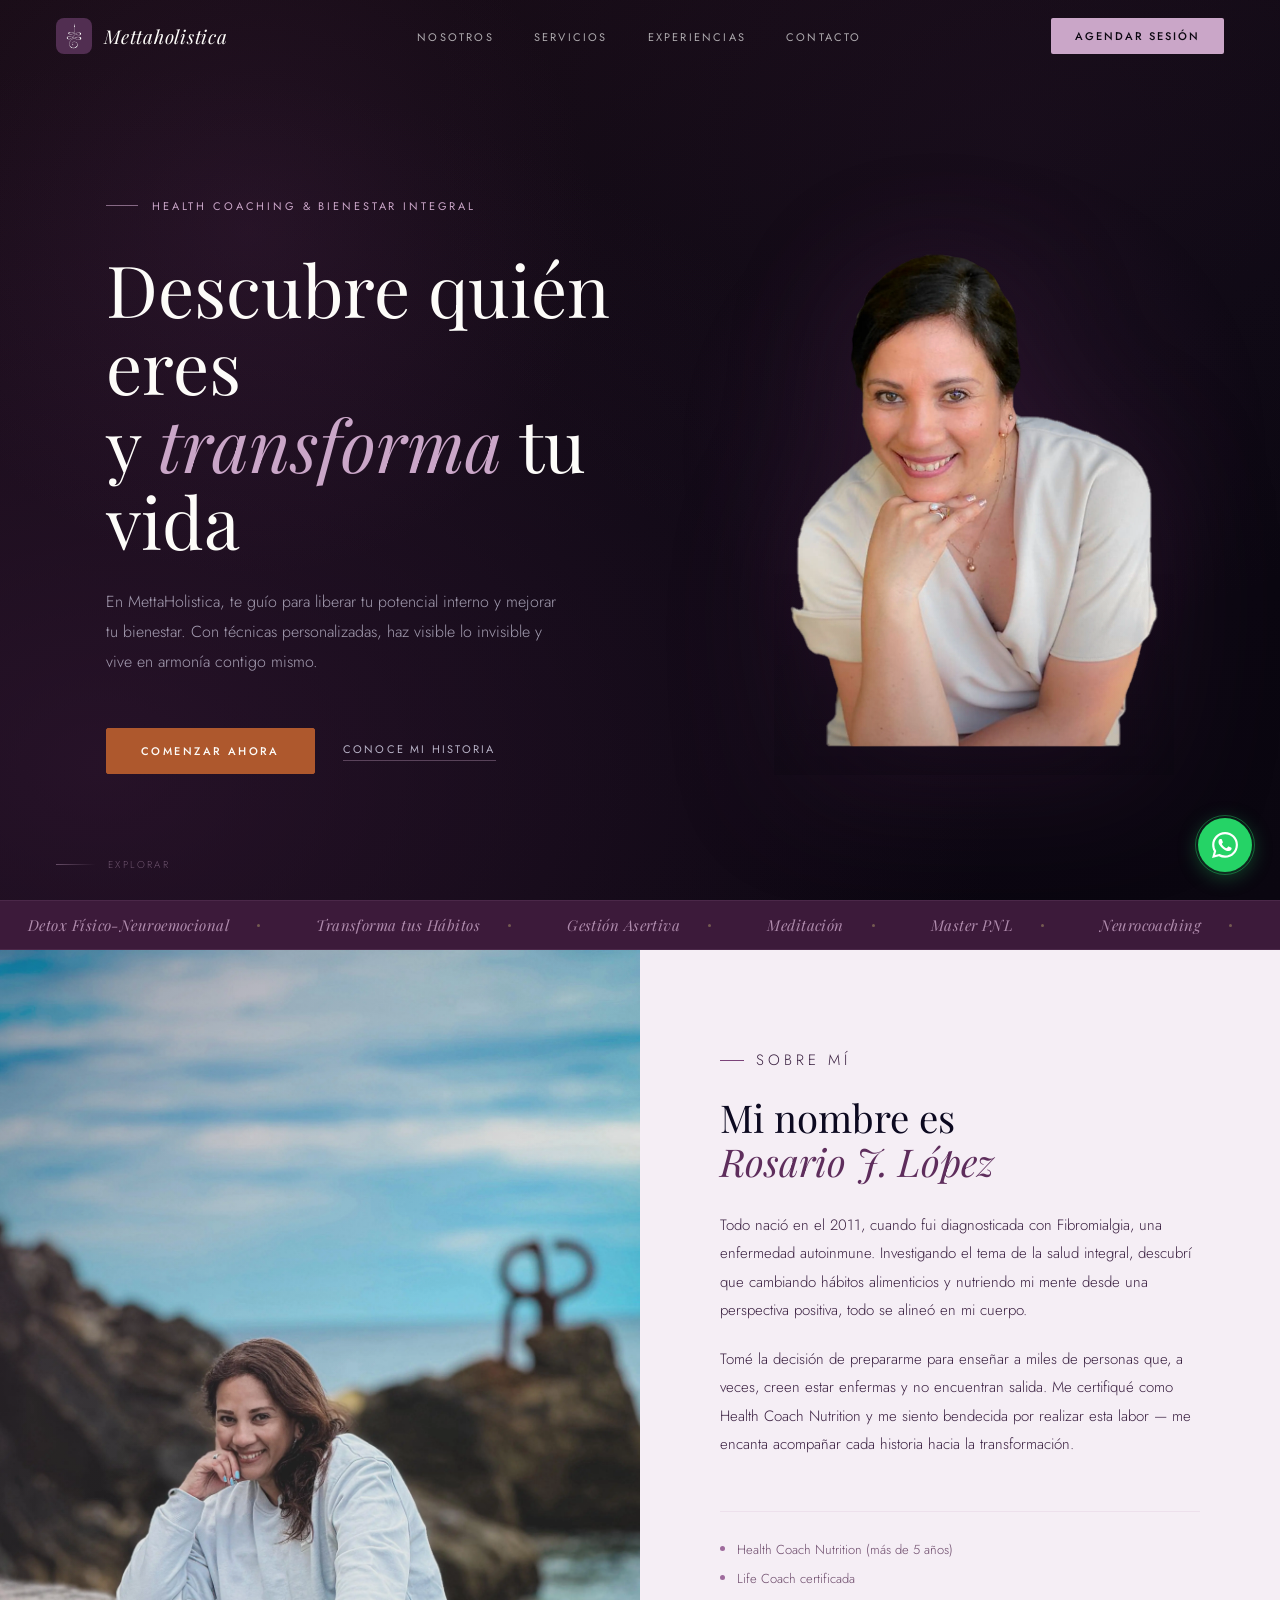
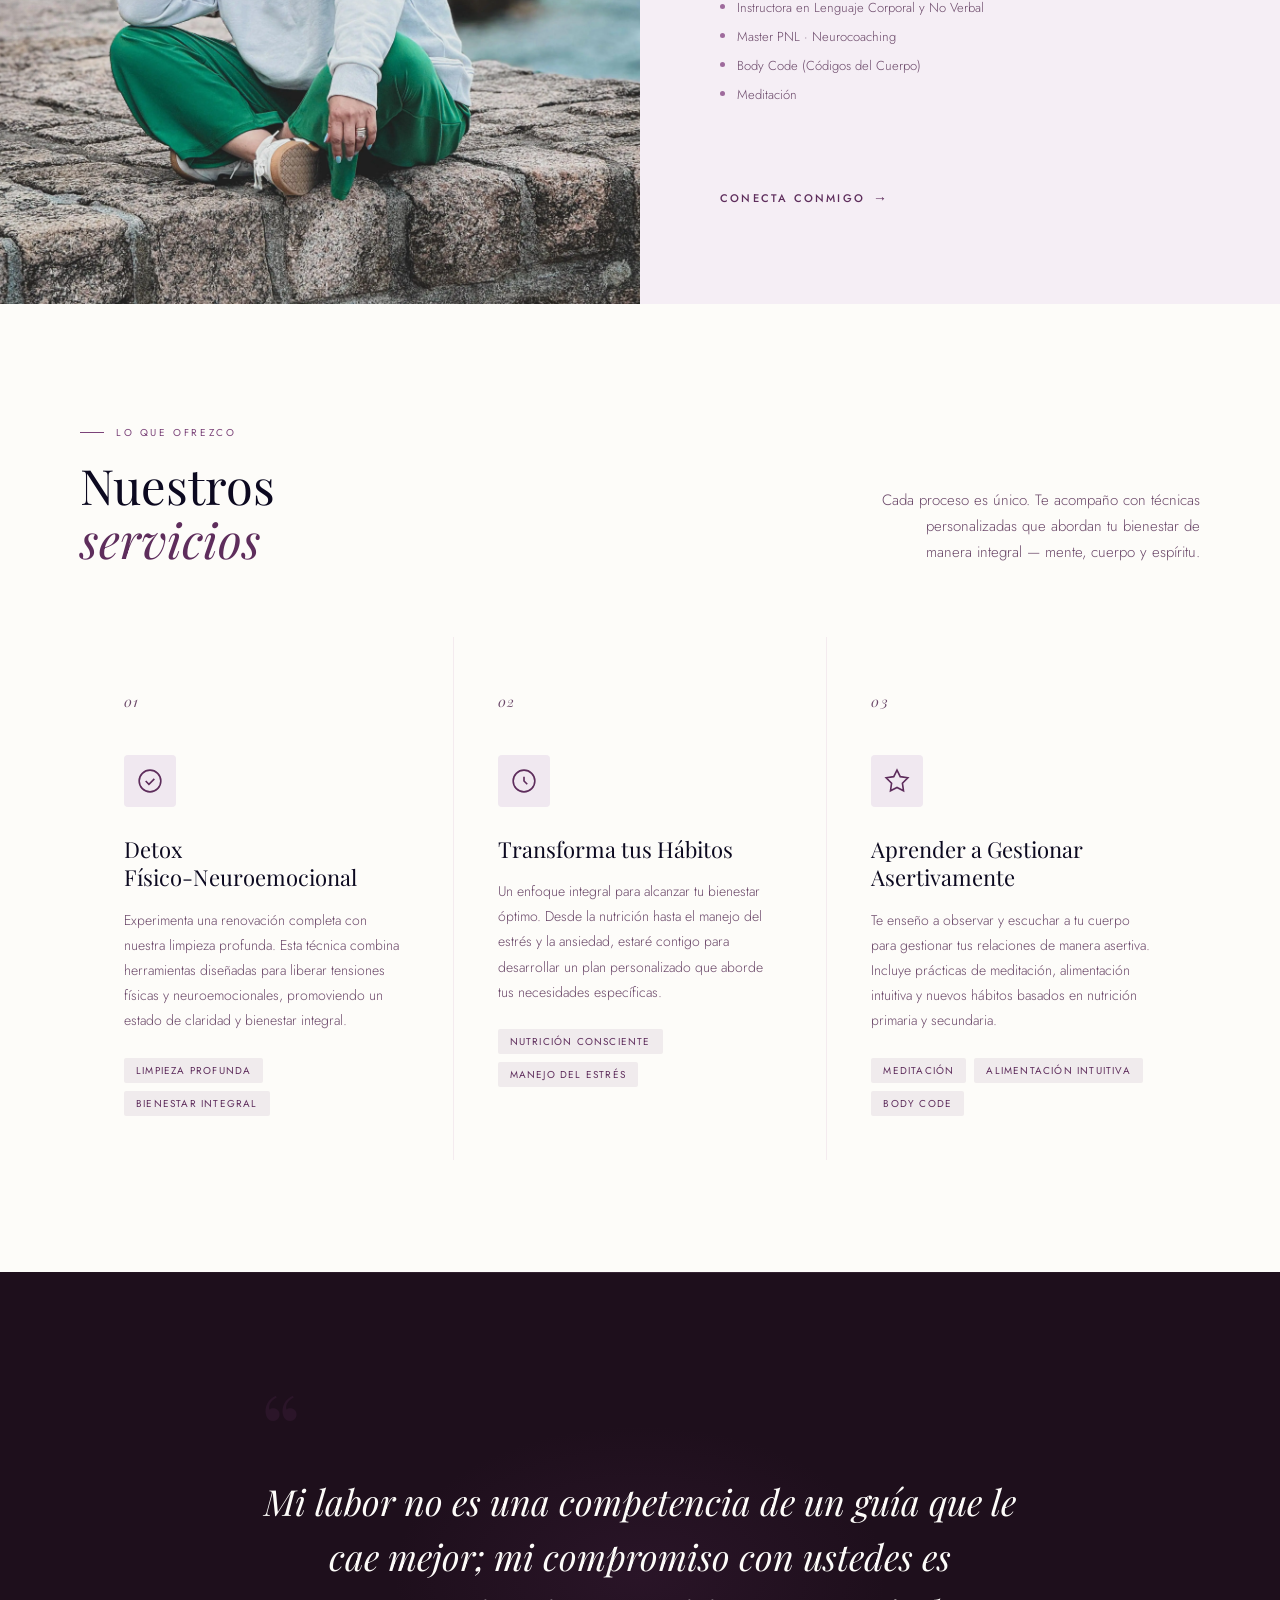
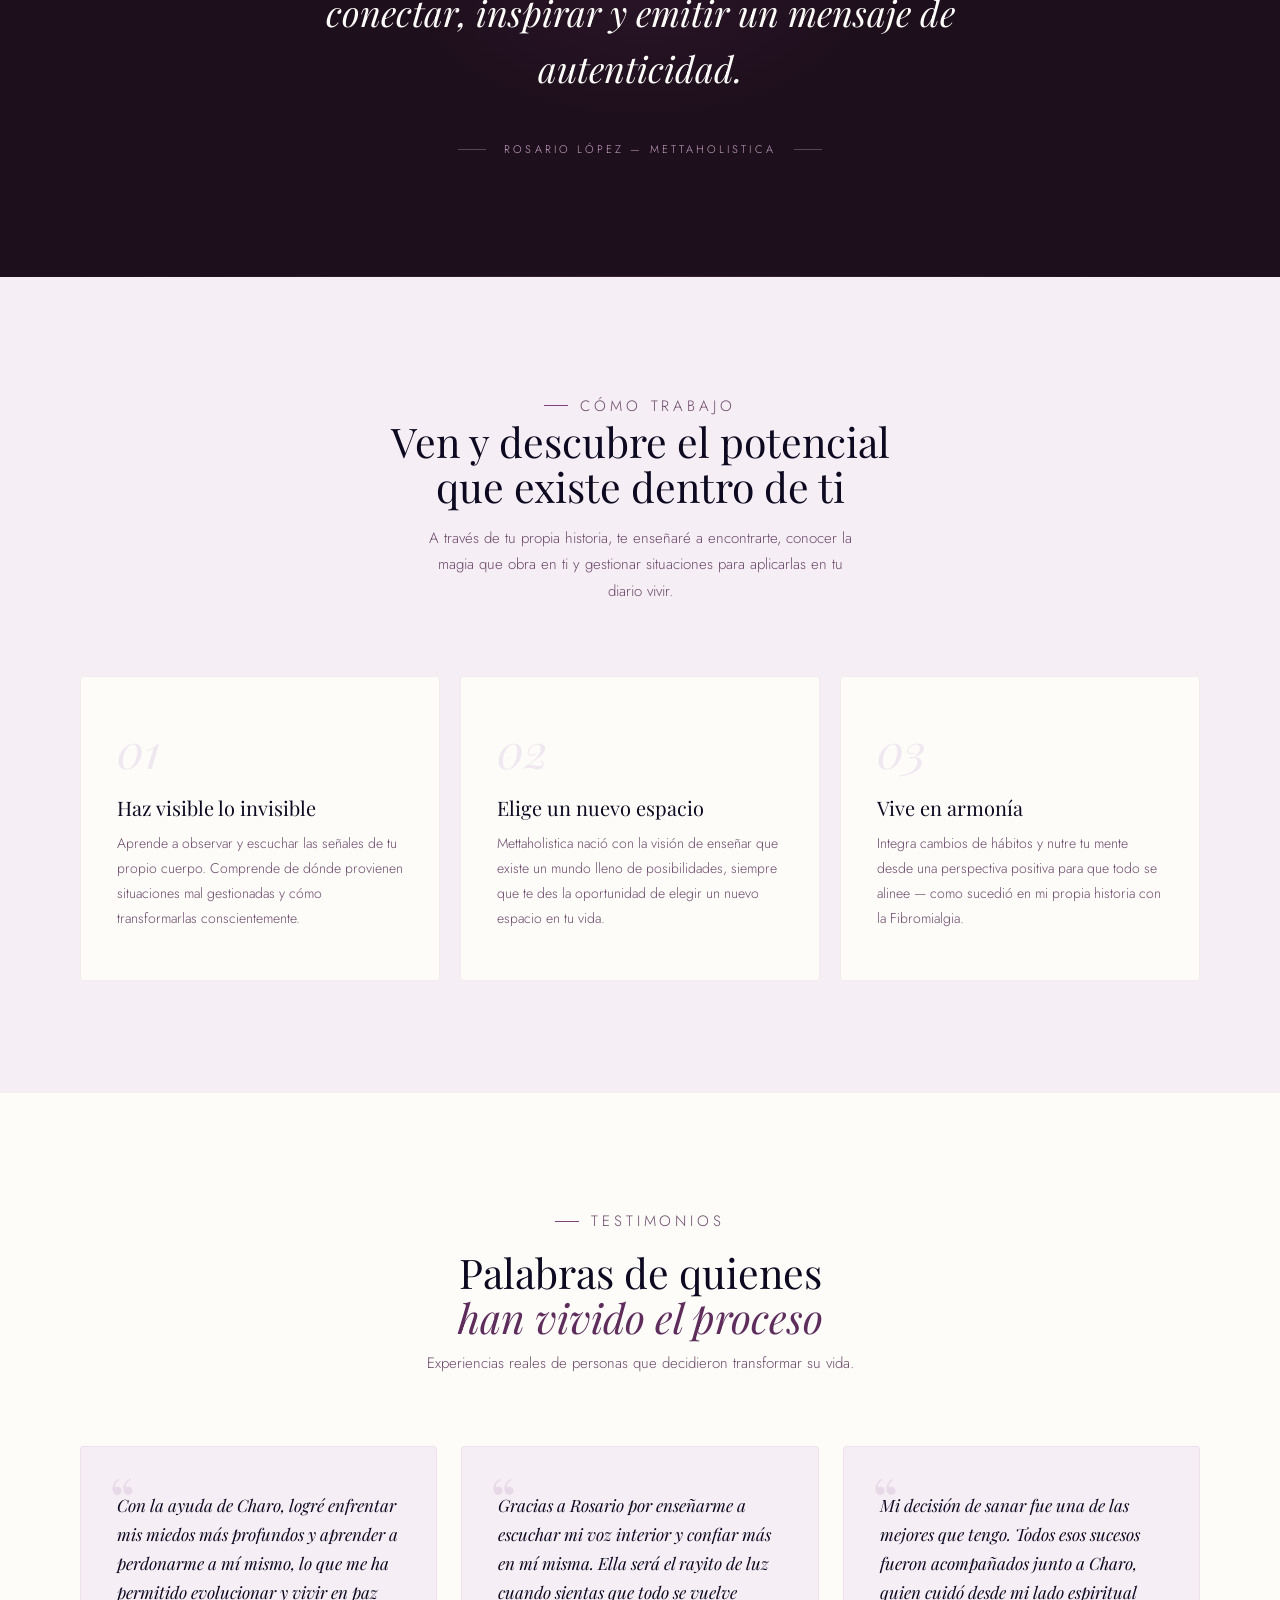
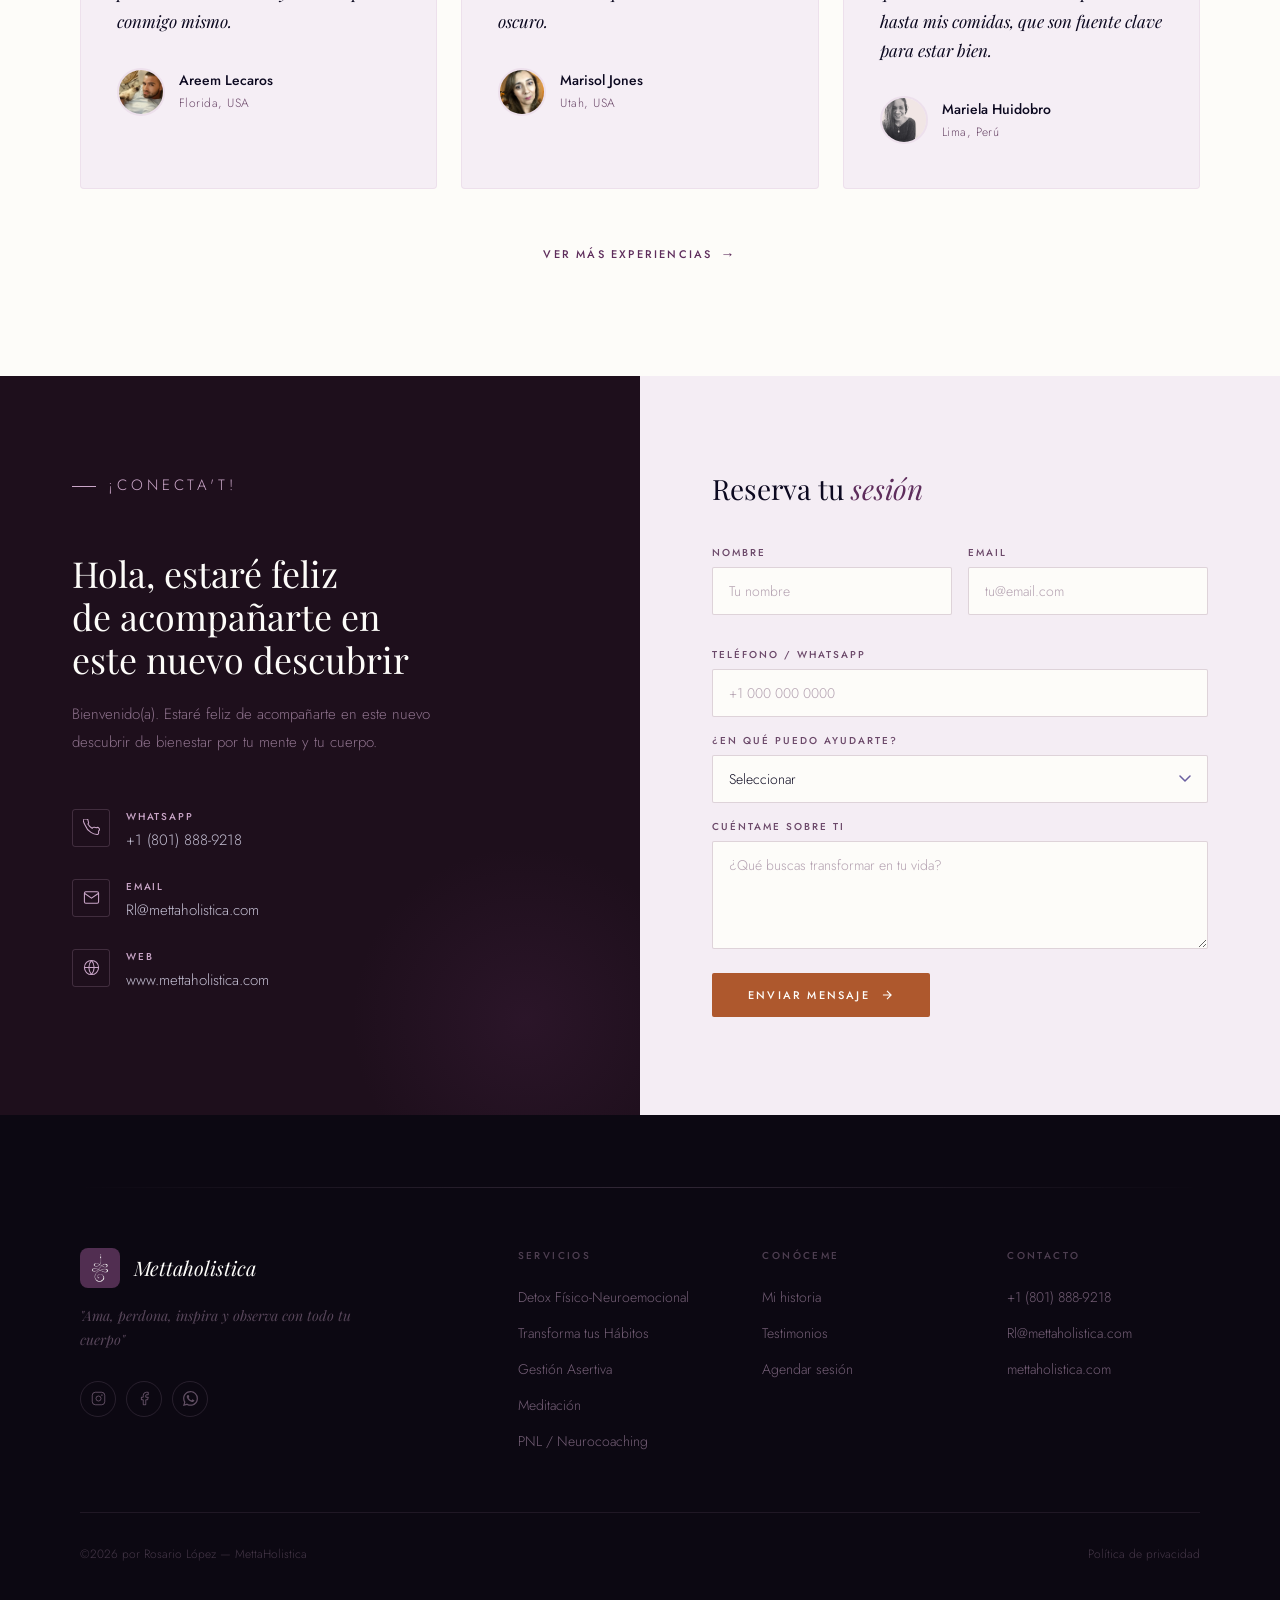
<file: index.html>
﻿<!DOCTYPE html>
<html lang="es">
<head>
  <meta charset="UTF-8">
  <meta name="viewport" content="width=device-width, initial-scale=1.0">
  <title>MettaHolistica — Descubre quién eres y transforma tu vida</title>
  <meta name="description" content="MettaHolistica con Rosario López. Libera tu potencial, transforma tus hábitos y vive en armonía. Health Coaching, Detox neuroemocional y más.">
  <meta name="robots" content="index, follow">
  <link rel="canonical" href="https://www.mettaholistica.com/">

  <meta property="og:title" content="MettaHolistica — Descubre quién eres y transforma tu vida">
  <meta property="og:description" content="Con Rosario López, Health Coach certificada. Sesiones online de bienestar integral: Detox neuroemocional, PNL, Neurocoaching y más. Da el primer paso hoy.">
  <meta property="og:type" content="website">
  <meta property="og:url" content="https://www.mettaholistica.com/">
  <meta property="og:site_name" content="MettaHolistica">
  <meta property="og:image" content="https://www.mettaholistica.com/Images/og_cover.png">
  <meta property="og:locale" content="es_ES">

  <meta name="twitter:card" content="summary_large_image">
  <meta name="twitter:title" content="MettaHolistica — Descubre quién eres y transforma tu vida">
  <meta name="twitter:description" content="Con Rosario López, Health Coach certificada. Sesiones online de bienestar integral: Detox neuroemocional, PNL, Neurocoaching y más. Da el primer paso hoy.">
  <meta name="twitter:image" content="https://www.mettaholistica.com/Images/og_cover.png">

  <link rel="icon" type="image/x-icon" href="Images/favicon/favicon.ico">
  <link rel="icon" type="image/png" sizes="32x32" href="Images/favicon/favicon-32x32.png">
  <link rel="icon" type="image/png" sizes="16x16" href="Images/favicon/favicon-16x16.png">
  <link rel="apple-touch-icon" sizes="180x180" href="Images/favicon/apple-touch-icon.png">
  <link rel="manifest" href="Images/favicon/site.webmanifest">

  <link rel="preconnect" href="https://fonts.googleapis.com">
  <link rel="preconnect" href="https://fonts.gstatic.com" crossorigin>
  <link href="https://fonts.googleapis.com/css2?family=Playfair+Display:ital,wght@0,400;0,500;1,400;1,500&family=Jost:wght@300;400;500;600&display=swap" rel="stylesheet">

  <link rel="stylesheet" href="assets/css/styles.css">

</head>
<body>

<div id="bar"></div>

<!-- Mobile nav overlay -->
<nav class="mob-nav" id="mobNav" aria-hidden="true" role="navigation">
  <a href="#nosotros"     onclick="closeMob()">Nosotros</a>
  <a href="#servicios"    onclick="closeMob()">Servicios</a>
  <a href="#experiencias" onclick="closeMob()">Experiencias</a>
  <a href="#contacto"     onclick="closeMob()">Contacto</a>
  <a href="#contacto"     onclick="closeMob()" style="color:var(--lavender)">Agendar sesión →</a>
</nav>

<!-- Main nav -->
<nav class="nav" id="mainNav" role="navigation" aria-label="Navegación principal">
  <a href="#" class="nav-logo" aria-label="MettaHolistica — inicio">
    <img src="Images/FOTO.webp" alt="" aria-hidden="true">
    <em>Mettaholistica</em>
  </a>
  <ul class="nav-links" role="list">
    <li><a href="#nosotros">Nosotros</a></li>
    <li><a href="#servicios">Servicios</a></li>
    <li><a href="#experiencias">Experiencias</a></li>
    <li><a href="#contacto">Contacto</a></li>
  </ul>
  <a href="#contacto" class="nav-btn">Agendar sesión</a>
  <button class="nav-ham" id="ham" aria-label="Abrir menú" aria-expanded="false">
    <span></span><span></span><span></span>
  </button>
</nav>

<!-- ═══════════════════════════════════════
     HERO — composición corregida
     Fondo: gradiente puro + glow radial
     Portrait: cutout Sobremi.png sin competencia visual
═══════════════════════════════════════ -->
<section class="hero" aria-label="Inicio">
  <div class="hero-glow" aria-hidden="true"></div>

  <div class="hero-inner">
    <div class="hero-text">
      <span class="hero-eyebrow">Health Coaching &amp; Bienestar Integral</span>
      <h1>
        Descubre quién eres<br>y <em>transforma</em> tu vida
      </h1>
      <p class="hero-sub">
        En MettaHolistica, te guío para liberar tu potencial interno y mejorar tu bienestar. Con técnicas personalizadas, haz visible lo invisible y vive en armonía contigo mismo.
      </p>
      <div class="hero-actions">
        <a href="#contacto" class="btn-solid">Comenzar ahora</a>
        <a href="#nosotros" class="btn-outline">Conoce mi historia</a>
      </div>
    </div>

    <div class="hero-portrait" aria-hidden="true">
      <div class="hero-portrait-frame">
        <img
          src="Images/hero.webp"
          alt="Rosario J. López — MettaHolistica"
        >
      </div>
    </div>
  </div>

  <div class="hero-scroll" aria-hidden="true">
    <div class="hero-scroll-line"></div>
    Explorar
  </div>
</section>

<!-- ═══════════════════════════════════════
     MARQUEE
═══════════════════════════════════════ -->
<div class="marquee" aria-hidden="true">
  <div class="marquee-track">
    <div class="marquee-item"><span>Detox Físico-Neuroemocional</span><div class="msep"></div></div>
    <div class="marquee-item"><span>Transforma tus Hábitos</span><div class="msep"></div></div>
    <div class="marquee-item"><span>Gestión Asertiva</span><div class="msep"></div></div>
    <div class="marquee-item"><span>Meditación</span><div class="msep"></div></div>
    <div class="marquee-item"><span>Master PNL</span><div class="msep"></div></div>
    <div class="marquee-item"><span>Neurocoaching</span><div class="msep"></div></div>
    <div class="marquee-item"><span>Body Code</span><div class="msep"></div></div>
    <div class="marquee-item"><span>Alimentación Intuitiva</span><div class="msep"></div></div>
    <div class="marquee-item"><span>Detox Físico-Neuroemocional</span><div class="msep"></div></div>
    <div class="marquee-item"><span>Transforma tus Hábitos</span><div class="msep"></div></div>
    <div class="marquee-item"><span>Gestión Asertiva</span><div class="msep"></div></div>
    <div class="marquee-item"><span>Meditación</span><div class="msep"></div></div>
    <div class="marquee-item"><span>Master PNL</span><div class="msep"></div></div>
    <div class="marquee-item"><span>Neurocoaching</span><div class="msep"></div></div>
    <div class="marquee-item"><span>Body Code</span><div class="msep"></div></div>
    <div class="marquee-item"><span>Alimentación Intuitiva</span><div class="msep"></div></div>
  </div>
</div>

<!-- ═══════════════════════════════════════
     ABOUT — imagen corregida (d006db3a)
     Antes usaba Sobremi.png (repetida del hero)
═══════════════════════════════════════ -->
<section id="nosotros" class="about" aria-labelledby="about-h">
  <div class="about-img">
    <img
      src="Images/Inicio.webp"
      alt="Rosario J. López — Fundadora de MettaHolistica"
      loading="lazy"
    >
    <div class="about-img-overlay"></div>
  </div>

  <div class="about-body">
    <p class="eyebrow reveal">Sobre mí</p>
    <h2 id="about-h" class="reveal d1">
      Mi nombre es<br><em>Rosario J. López</em>
    </h2>
    <p class="reveal d2">
      Todo nació en el 2011, cuando fui diagnosticada con Fibromialgia, una enfermedad autoinmune. Investigando el tema de la salud integral, descubrí que cambiando hábitos alimenticios y nutriendo mi mente desde una perspectiva positiva, todo se alineó en mi cuerpo.
    </p>
    <p class="reveal d3">
      Tomé la decisión de prepararme para enseñar a miles de personas que, a veces, creen estar enfermas y no encuentran salida. Me certifiqué como Health Coach Nutrition y me siento bendecida por realizar esta labor — me encanta acompañar cada historia hacia la transformación.
    </p>

    <div class="about-certs reveal d3">
      <div class="cert-item"><div class="cert-dot"></div><span>Health Coach Nutrition (más de 5 años)</span></div>
      <div class="cert-item"><div class="cert-dot"></div><span>Life Coach certificada</span></div>
      <div class="cert-item"><div class="cert-dot"></div><span>Instructora en Lenguaje Corporal y No Verbal</span></div>
      <div class="cert-item"><div class="cert-dot"></div><span>Master PNL · Neurocoaching</span></div>
      <div class="cert-item"><div class="cert-dot"></div><span>Body Code (Códigos del Cuerpo)</span></div>
      <div class="cert-item"><div class="cert-dot"></div><span>Meditación</span></div>
    </div>

    <p class="signature reveal d4">Con amor y consciencia, Charo</p>
    <a href="#contacto" class="btn-text reveal d4">Conecta conmigo</a>
  </div>
</section>

<!-- ═══════════════════════════════════════
     METTA — ¿Qué es Mettaholística?
     [DESHABILITADO — reevaluar si incluir en flujo futuro]
═══════════════════════════════════════ -->
<!--
<section class="metta-meaning" aria-labelledby="metta-h">
  <div class="metta-inner">
    <p class="eyebrow light reveal">El nombre</p>
    <h2 id="metta-h" class="reveal d1">¿Qué es <em>Mettaholística</em>?</h2>
    <div class="metta-grid">
      <div class="metta-col reveal d2">
        <span class="metta-word">Metta</span>
        <p class="metta-origin">Palabra en Pali · lengua budista</p>
        <p>Significa amor compasivo, bondad, empatía y generosidad. Se enfoca en el amor incondicional hacia todos los seres, independientemente de su raza, religión, género o estatus social. Al cultivar Metta, desarrollamos emociones más sutiles que nos ofrecen un camino para reunir nuestra conciencia cotidiana y encontrar paz y armonía.</p>
      </div>
      <div class="metta-divider" aria-hidden="true"></div>
      <div class="metta-col reveal d3">
        <span class="metta-word">Holística</span>
        <p class="metta-origin">Del griego holos · totalidad</p>
        <p>Cada sistema es un todo compuesto por partes integradas. La visión holística implica que el todo es más importante y complejo que la suma de sus partes. Somos cuerpo, mente y alma, y no podemos sanar ni trascender sin cuidar cada aspecto de nuestro ser.</p>
      </div>
    </div>
  </div>
</section>
-->

<!-- ═══════════════════════════════════════
     SERVICES
═══════════════════════════════════════ -->
<section id="servicios" class="services" aria-labelledby="services-h">
  <div class="services-header reveal">
    <div>
      <p class="eyebrow">Lo que ofrezco</p>
      <h2 id="services-h">Nuestros<br><em>servicios</em></h2>
    </div>
    <p class="services-header-note">
      Cada proceso es único. Te acompaño con técnicas personalizadas que abordan tu bienestar de manera integral — mente, cuerpo y espíritu.
    </p>
  </div>

  <div class="services-grid">
    <div class="svc-card reveal d1">
      <p class="svc-num">01</p>
      <div class="svc-icon">
        <img
          src="https://static.wixstatic.com/media/21fd59_3e13f30a471b4ad98b2cb922a3bc8244~mv2.png/v1/fill/w_60,h_60,al_c,q_85,usm_0.66_1.00_0.01,enc_avif,quality_auto/desintoxicacion_edited_edited.png"
          alt="Ícono Detox Físico-Neuroemocional" loading="lazy"
          onerror="this.parentElement.innerHTML='<svg viewBox=\'0 0 24 24\' fill=\'none\' stroke=\'currentColor\' stroke-width=\'1.5\'><path d=\'M12 2a10 10 0 100 20A10 10 0 0012 2\'/><path d=\'M8 12l3 3 5-5\'/></svg>'; this.onerror=null;"
        >
      </div>
      <h3>Detox Físico&#8209;Neuroemocional</h3>
      <p>Experimenta una renovación completa con nuestra limpieza profunda. Esta técnica combina herramientas diseñadas para liberar tensiones físicas y neuroemocionales, promoviendo un estado de claridad y bienestar integral.</p>
      <div class="svc-tags">
        <span class="svc-tag">Limpieza profunda</span>
        <span class="svc-tag">Bienestar integral</span>
      </div>
    </div>

    <div class="svc-card reveal d2">
      <p class="svc-num">02</p>
      <div class="svc-icon">
        <img
          src="https://static.wixstatic.com/media/21fd59_f48055e7c13c470f9979b34f2a8173e8~mv2.png/v1/fill/w_60,h_60,al_c,q_85,usm_0.66_1.00_0.01,enc_avif,quality_auto/necesidades.png"
          alt="Ícono Transforma tus Hábitos" loading="lazy"
          onerror="this.parentElement.innerHTML='<svg viewBox=\'0 0 24 24\' fill=\'none\' stroke=\'currentColor\' stroke-width=\'1.5\'><circle cx=\'12\' cy=\'12\' r=\'10\'/><path d=\'M12 8v4l3 3\'/></svg>'; this.onerror=null;"
        >
      </div>
      <h3>Transforma tus Hábitos</h3>
      <p>Un enfoque integral para alcanzar tu bienestar óptimo. Desde la nutrición hasta el manejo del estrés y la ansiedad, estaré contigo para desarrollar un plan personalizado que aborde tus necesidades específicas.</p>
      <div class="svc-tags">
        <span class="svc-tag">Nutrición consciente</span>
        <span class="svc-tag">Manejo del estrés</span>
      </div>
    </div>

    <div class="svc-card reveal d3">
      <p class="svc-num">03</p>
      <div class="svc-icon">
        <img
          src="https://static.wixstatic.com/media/21fd59_96e14af366d94ed4bc9f6310d1000507~mv2.png/v1/fill/w_60,h_60,al_c,q_85,usm_0.66_1.00_0.01,enc_avif,quality_auto/project-management.png"
          alt="Ícono Gestión Asertiva" loading="lazy"
          onerror="this.parentElement.innerHTML='<svg viewBox=\'0 0 24 24\' fill=\'none\' stroke=\'currentColor\' stroke-width=\'1.5\'><path d=\'M12 2l3 6 7 1-5 5 1 7-6-3-6 3 1-7-5-5 7-1z\'/></svg>'; this.onerror=null;"
        >
      </div>
      <h3>Aprender a Gestionar Asertivamente</h3>
      <p>Te enseño a observar y escuchar a tu cuerpo para gestionar tus relaciones de manera asertiva. Incluye prácticas de meditación, alimentación intuitiva y nuevos hábitos basados en nutrición primaria y secundaria.</p>
      <div class="svc-tags">
        <span class="svc-tag">Meditación</span>
        <span class="svc-tag">Alimentación intuitiva</span>
        <span class="svc-tag">Body Code</span>
      </div>
    </div>
  </div>
</section>

<!-- ═══════════════════════════════════════
     QUOTE
═══════════════════════════════════════ -->
<section class="quote-block" aria-label="Filosofía">
  <div class="quote-glow" aria-hidden="true"></div>
  <div class="quote-inner">
    <div class="quote-mark" aria-hidden="true">&ldquo;</div>
    <blockquote class="quote-text reveal">
      Mi labor no es una competencia de un guía que le cae mejor; mi compromiso con ustedes es conectar, inspirar y emitir un mensaje de autenticidad.
    </blockquote>
    <p class="quote-attr reveal d1">Rosario López — MettaHolistica</p>
  </div>
</section>

<!-- ═══════════════════════════════════════
     APPROACH
═══════════════════════════════════════ -->
<section class="approach" aria-labelledby="approach-h">
  <div class="approach-header">
    <p class="eyebrow reveal">Cómo trabajo</p>
    <h2 id="approach-h" class="reveal d1">Ven y descubre el potencial<br>que existe dentro de ti</h2>
    <p class="reveal d2">A través de tu propia historia, te enseñaré a encontrarte, conocer la magia que obra en ti y gestionar situaciones para aplicarlas en tu diario vivir.</p>
  </div>
  <div class="approach-grid">
    <div class="ap-card reveal d1">
      <span class="ap-num">01</span>
      <h3>Haz visible lo invisible</h3>
      <p>Aprende a observar y escuchar las señales de tu propio cuerpo. Comprende de dónde provienen situaciones mal gestionadas y cómo transformarlas conscientemente.</p>
    </div>
    <div class="ap-card reveal d2">
      <span class="ap-num">02</span>
      <h3>Elige un nuevo espacio</h3>
      <p>Mettaholistica nació con la visión de enseñar que existe un mundo lleno de posibilidades, siempre que te des la oportunidad de elegir un nuevo espacio en tu vida.</p>
    </div>
    <div class="ap-card reveal d3">
      <span class="ap-num">03</span>
      <h3>Vive en armonía</h3>
      <p>Integra cambios de hábitos y nutre tu mente desde una perspectiva positiva para que todo se alinee — como sucedió en mi propia historia con la Fibromialgia.</p>
    </div>
  </div>
</section>

<!-- ═══════════════════════════════════════
     TESTIMONIALS
═══════════════════════════════════════ -->
<section id="experiencias" class="testimonials" aria-labelledby="t-h">
  <div class="testimonials-header">
    <p class="eyebrow reveal">Testimonios</p>
    <h2 id="t-h" class="reveal d1">Palabras de quienes<br><em>han vivido el proceso</em></h2>
    <p class="reveal d2">Experiencias reales de personas que decidieron transformar su vida.</p>
  </div>

  <div class="testimonials-grid">
    <article class="t-card reveal d1">
      <div class="t-qmark" aria-hidden="true">&ldquo;</div>
      <p class="t-text">Con la ayuda de Charo, logré enfrentar mis miedos más profundos y aprender a perdonarme a mí mismo, lo que me ha permitido evolucionar y vivir en paz conmigo mismo.</p>
      <div class="t-author">
        <div class="t-photo">
          <img src="Images/Testimonios%20Webp/Testimonio%20Areem%20lecaros.webp" alt="Areem Lecaros" loading="lazy">
        </div>
        <div>
          <span class="t-name">Areem Lecaros</span>
          <span class="t-loc">Florida, USA</span>
        </div>
      </div>
    </article>

    <article class="t-card reveal d2">
      <div class="t-qmark" aria-hidden="true">&ldquo;</div>
      <p class="t-text">Gracias a Rosario por enseñarme a escuchar mi voz interior y confiar más en mí misma. Ella será el rayito de luz cuando sientas que todo se vuelve oscuro.</p>
      <div class="t-author">
        <div class="t-photo">
          <img src="Images/Testimonios%20Webp/Marisol%20Jones.webp" alt="Marisol Jones" loading="lazy">
        </div>
        <div>
          <span class="t-name">Marisol Jones</span>
          <span class="t-loc">Utah, USA</span>
        </div>
      </div>
    </article>

    <article class="t-card reveal d3">
      <div class="t-qmark" aria-hidden="true">&ldquo;</div>
      <p class="t-text">Mi decisión de sanar fue una de las mejores que tengo. Todos esos sucesos fueron acompañados junto a Charo, quien cuidó desde mi lado espiritual hasta mis comidas, que son fuente clave para estar bien.</p>
      <div class="t-author">
        <div class="t-photo">
          <img src="Images/Testimonios%20Webp/Mariela%20testimonios.webp" alt="Mariela Huidobro" loading="lazy">
        </div>
        <div>
          <span class="t-name">Mariela Huidobro</span>
          <span class="t-loc">Lima, Perú</span>
        </div>
      </div>
    </article>
  </div>

  <div class="testimonials-cta reveal d4">
    <a href="testimonios.html" class="btn-text">Ver más experiencias</a>
  </div>
</section>

<!-- ═══════════════════════════════════════
     CONTACT
═══════════════════════════════════════ -->
<section id="contacto" class="contact" aria-labelledby="contact-h">
  <div class="contact-left">
    <p class="eyebrow light reveal">¡Conecta'T!</p>
    <h2 id="contact-h" class="reveal d1">
      Hola, estaré feliz<br>de acompañarte en<br>este nuevo descubrir
    </h2>
    <p class="reveal d2">
      Bienvenido(a). Estaré feliz de acompañarte en este nuevo descubrir de bienestar por tu mente y tu cuerpo.
    </p>

    <div class="c-item reveal d2">
      <div class="c-icon">
        <svg viewBox="0 0 24 24"><path d="M22 16.92v3a2 2 0 01-2.18 2 19.79 19.79 0 01-8.63-3.07A19.5 19.5 0 013.07 8.81a19.79 19.79 0 01-3.07-8.63A2 2 0 012.08 0h3a2 2 0 012 1.72 12.84 12.84 0 00.7 2.81 2 2 0 01-.45 2.11L6.91 7.09a16 16 0 006 6l.91-.91a2 2 0 012.11-.45 12.84 12.84 0 002.81.7A2 2 0 0122 16.92z"/></svg>
      </div>
      <div>
        <strong>WhatsApp</strong>
        <a href="https://wa.me/18018889218" target="_blank" rel="noopener noreferrer">+1 (801) 888-9218</a>
      </div>
    </div>

    <div class="c-item reveal d3">
      <div class="c-icon">
        <svg viewBox="0 0 24 24"><path d="M4 4h16c1.1 0 2 .9 2 2v12c0 1.1-.9 2-2 2H4c-1.1 0-2-.9-2-2V6c0-1.1.9-2 2-2z"/><polyline points="22,6 12,13 2,6"/></svg>
      </div>
      <div>
        <strong>Email</strong>
        <a href="mailto:Rl@mettaholistica.com">Rl@mettaholistica.com</a>
      </div>
    </div>

    <div class="c-item reveal d4">
      <div class="c-icon">
        <svg viewBox="0 0 24 24"><circle cx="12" cy="12" r="10"/><line x1="2" y1="12" x2="22" y2="12"/><path d="M12 2a15.3 15.3 0 010 20M12 2a15.3 15.3 0 000 20"/></svg>
      </div>
      <div>
        <strong>Web</strong>
        <a href="https://www.mettaholistica.com" target="_blank" rel="noopener noreferrer">www.mettaholistica.com</a>
      </div>
    </div>
  </div>

  <div class="contact-right">
    <h3>Reserva tu <em>sesión</em></h3>
    <div class="frow">
      <div class="fg reveal d1">
        <label for="fn">Nombre</label>
        <input type="text" id="fn" placeholder="Tu nombre" autocomplete="given-name">
      </div>
      <div class="fg reveal d1">
        <label for="fe">Email</label>
        <input type="email" id="fe" placeholder="tu@email.com" autocomplete="email">
      </div>
    </div>
    <div class="fg reveal d2">
      <label for="fp">Teléfono / WhatsApp</label>
      <input type="tel" id="fp" placeholder="+1 000 000 0000" autocomplete="tel">
    </div>
    <div class="fg reveal d2">
      <label for="fs">¿En qué puedo ayudarte?</label>
      <select id="fs">
        <option value="" disabled selected>Seleccionar</option>
        <option>Detox Físico-Neuroemocional</option>
        <option>Transforma tus Hábitos</option>
        <option>Gestión Asertiva</option>
        <option>Meditación</option>
        <option>PNL / Neurocoaching</option>
        <option>Body Code</option>
        <option>Conversación inicial gratuita</option>
      </select>
    </div>
    <div class="fg reveal d3">
      <label for="fm">Cuéntame sobre ti</label>
      <textarea id="fm" placeholder="¿Qué buscas transformar en tu vida?"></textarea>
    </div>
    <button class="form-btn reveal d4" id="fbtn" type="button">
      Enviar mensaje
      <svg width="14" height="14" viewBox="0 0 24 24" fill="none" stroke="currentColor" stroke-width="2"><path d="M5 12h14M12 5l7 7-7 7"/></svg>
    </button>
  </div>
</section>

<!-- ═══════════════════════════════════════
     FOOTER
═══════════════════════════════════════ -->
<footer role="contentinfo">
  <div class="footer-rule"></div>
  <div class="footer-grid">
    <div>
      <a href="#" class="footer-logo">
        <img src="Images/FOTO.webp" alt="" aria-hidden="true">
        <em>Mettaholistica</em>
      </a>
      <p class="footer-tagline">"Ama, perdona, inspira y observa con todo tu cuerpo"</p>
      <div class="footer-social">
        <a href="https://www.instagram.com/mettaholistica/" class="fsoc" aria-label="Instagram" target="_blank" rel="noopener noreferrer">
          <svg viewBox="0 0 24 24" fill="none" stroke="currentColor" stroke-width="1.5"><rect x="2" y="2" width="20" height="20" rx="5"/><circle cx="12" cy="12" r="4"/><circle cx="17.5" cy="6.5" r="0.5" fill="currentColor"/></svg>
        </a>
        <a href="https://www.facebook.com/Mettaholistica" class="fsoc" aria-label="Facebook" target="_blank" rel="noopener noreferrer">
          <svg viewBox="0 0 24 24" fill="none" stroke="currentColor" stroke-width="1.5"><path d="M18 2h-3a5 5 0 00-5 5v3H7v4h3v8h4v-8h3l1-4h-4V7a1 1 0 011-1h3z"/></svg>
        </a>
        <a href="https://wa.me/18018889218" class="fsoc" aria-label="WhatsApp" target="_blank" rel="noopener">
          <svg viewBox="0 0 24 24" fill="currentColor"><path d="M17.472 14.382c-.297-.149-1.758-.867-2.03-.967-.273-.099-.471-.148-.67.15-.197.297-.767.966-.94 1.164-.173.199-.347.223-.644.075-.297-.15-1.255-.463-2.39-1.475-.883-.788-1.48-1.761-1.653-2.059-.173-.297-.018-.458.13-.606.134-.133.298-.347.446-.52.149-.174.198-.298.298-.497.099-.198.05-.371-.025-.52-.075-.149-.669-1.612-.916-2.207-.242-.579-.487-.5-.669-.51-.173-.008-.371-.01-.57-.01-.198 0-.52.074-.792.372-.272.297-1.04 1.016-1.04 2.479 0 1.462 1.065 2.875 1.213 3.074.149.198 2.096 3.2 5.077 4.487.709.306 1.262.489 1.694.625.712.227 1.36.195 1.871.118.571-.085 1.758-.719 2.006-1.413.248-.694.248-1.289.173-1.413-.074-.124-.272-.198-.57-.347m-5.421 7.403h-.004a9.87 9.87 0 01-5.031-1.378l-.361-.214-3.741.982.998-3.648-.235-.374a9.86 9.86 0 01-1.51-5.26c.001-5.45 4.436-9.884 9.888-9.884 2.64 0 5.122 1.03 6.988 2.898a9.825 9.825 0 012.893 6.994c-.003 5.45-4.437 9.884-9.885 9.884m8.413-18.297A11.815 11.815 0 0012.05 0C5.495 0 .16 5.335.157 11.892c0 2.096.547 4.142 1.588 5.945L.057 24l6.305-1.654a11.882 11.882 0 005.683 1.448h.005c6.554 0 11.89-5.335 11.893-11.893a11.821 11.821 0 00-3.48-8.413z"/></svg>
        </a>
      </div>
    </div>

    <div class="footer-col">
      <h5>Servicios</h5>
      <ul>
        <li><a href="#servicios">Detox Físico-Neuroemocional</a></li>
        <li><a href="#servicios">Transforma tus Hábitos</a></li>
        <li><a href="#servicios">Gestión Asertiva</a></li>
        <li><a href="#servicios">Meditación</a></li>
        <li><a href="#servicios">PNL / Neurocoaching</a></li>
      </ul>
    </div>

    <div class="footer-col">
      <h5>Conóceme</h5>
      <ul>
        <li><a href="#nosotros">Mi historia</a></li>
        <li><a href="#experiencias">Testimonios</a></li>
        <li><a href="#contacto">Agendar sesión</a></li>
      </ul>
    </div>

    <div class="footer-col">
      <h5>Contacto</h5>
      <ul>
        <li><a href="https://wa.me/18018889218" target="_blank" rel="noopener">+1 (801) 888-9218</a></li>
        <li><a href="mailto:Rl@mettaholistica.com">Rl@mettaholistica.com</a></li>
        <li><a href="https://www.mettaholistica.com" target="_blank" rel="noopener">mettaholistica.com</a></li>
      </ul>
    </div>
  </div>

  <div class="footer-bottom">
    <p>©2026 por Rosario López — MettaHolistica</p>
    <a href="politica-privacidad.html">Política de privacidad</a>
  </div>
</footer>

<!-- WhatsApp float -->
<a href="https://wa.me/18018889218" class="wa" target="_blank" rel="noopener" aria-label="Contactar por WhatsApp">
  <svg viewBox="0 0 24 24" aria-hidden="true"><path d="M17.472 14.382c-.297-.149-1.758-.867-2.03-.967-.273-.099-.471-.148-.67.15-.197.297-.767.966-.94 1.164-.173.199-.347.223-.644.075-.297-.15-1.255-.463-2.39-1.475-.883-.788-1.48-1.761-1.653-2.059-.173-.297-.018-.458.13-.606.134-.133.298-.347.446-.52.149-.174.198-.298.298-.497.099-.198.05-.371-.025-.52-.075-.149-.669-1.612-.916-2.207-.242-.579-.487-.5-.669-.51-.173-.008-.371-.01-.57-.01-.198 0-.52.074-.792.372-.272.297-1.04 1.016-1.04 2.479 0 1.462 1.065 2.875 1.213 3.074.149.198 2.096 3.2 5.077 4.487.709.306 1.262.489 1.694.625.712.227 1.36.195 1.871.118.571-.085 1.758-.719 2.006-1.413.248-.694.248-1.289.173-1.413-.074-.124-.272-.198-.57-.347m-5.421 7.403h-.004a9.87 9.87 0 01-5.031-1.378l-.361-.214-3.741.982.998-3.648-.235-.374a9.86 9.86 0 01-1.51-5.26c.001-5.45 4.436-9.884 9.888-9.884 2.64 0 5.122 1.03 6.988 2.898a9.825 9.825 0 012.893 6.994c-.003 5.45-4.437 9.884-9.885 9.884m8.413-18.297A11.815 11.815 0 0012.05 0C5.495 0 .16 5.335.157 11.892c0 2.096.547 4.142 1.588 5.945L.057 24l6.305-1.654a11.882 11.882 0 005.683 1.448h.005c6.554 0 11.89-5.335 11.893-11.893a11.821 11.821 0 00-3.48-8.413z"/></svg>
</a>

<script src="assets/js/main.js"></script>
</body>
</html>
</file>
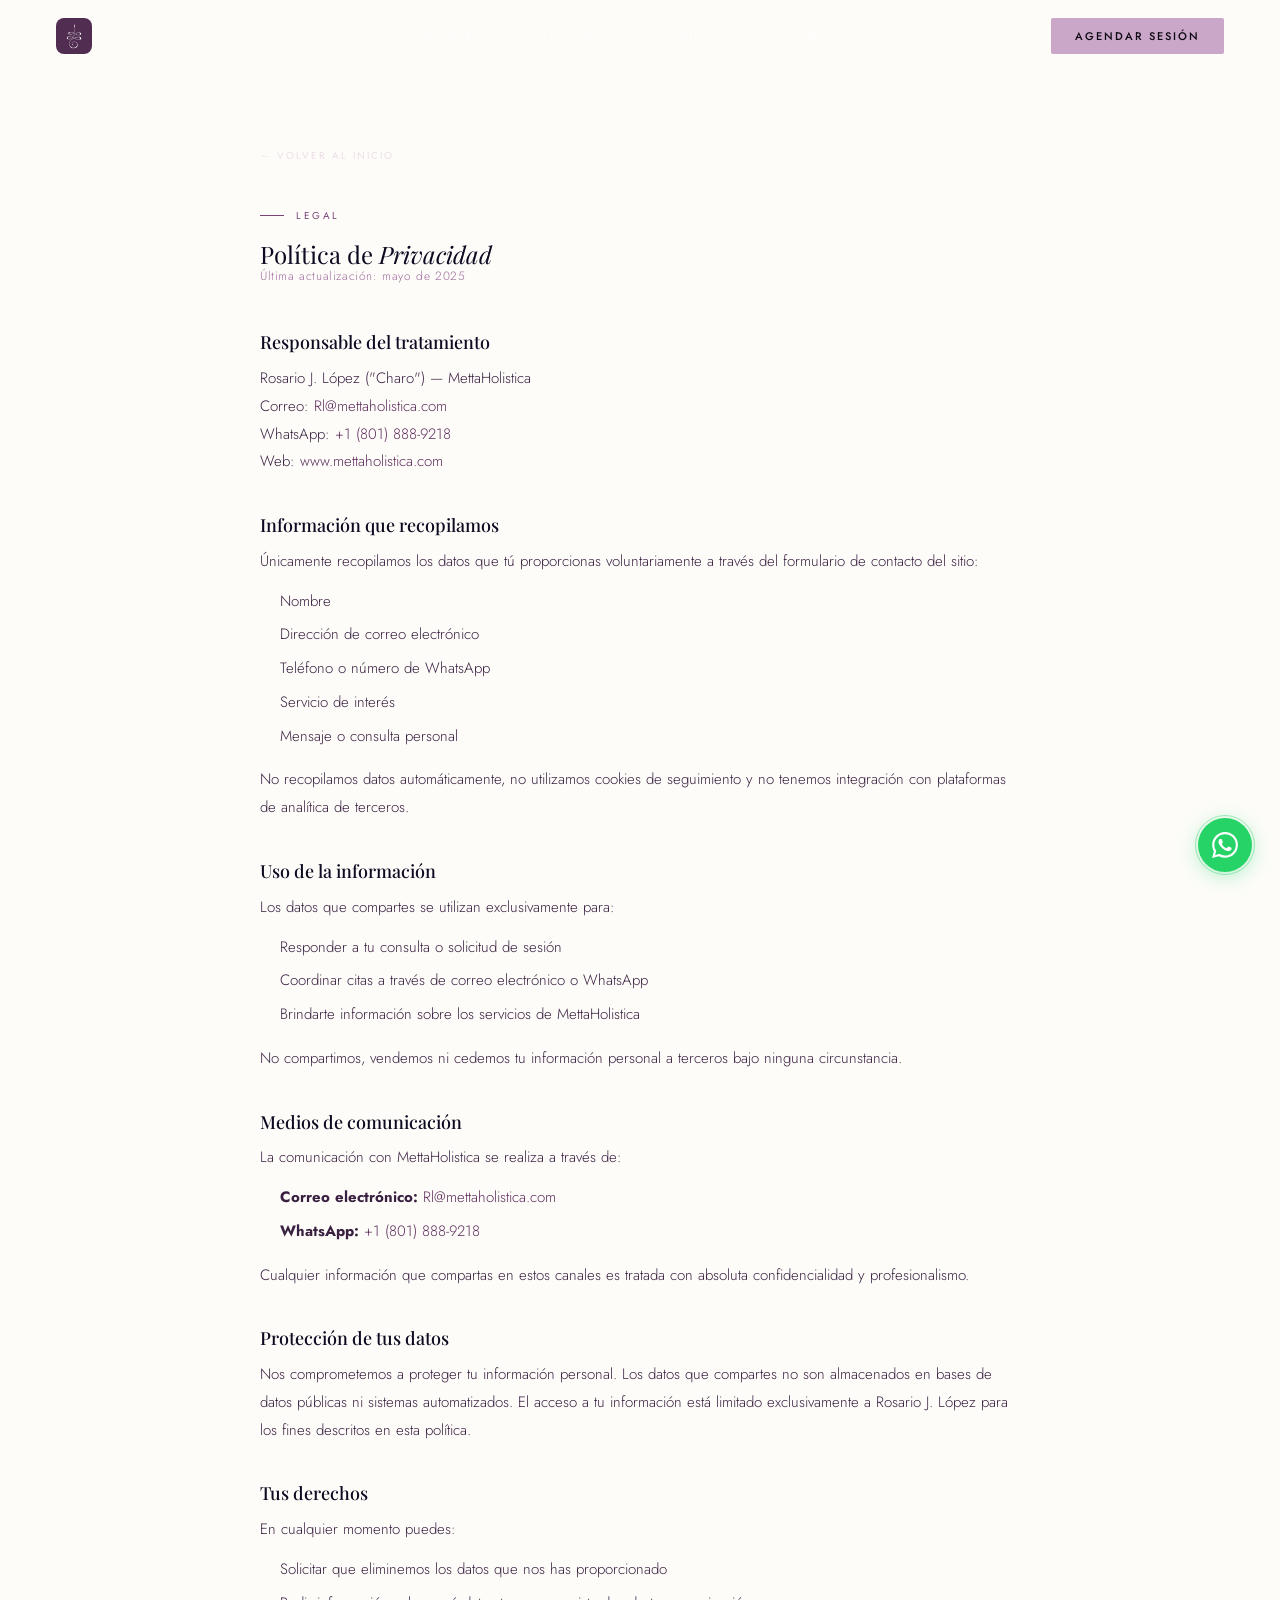
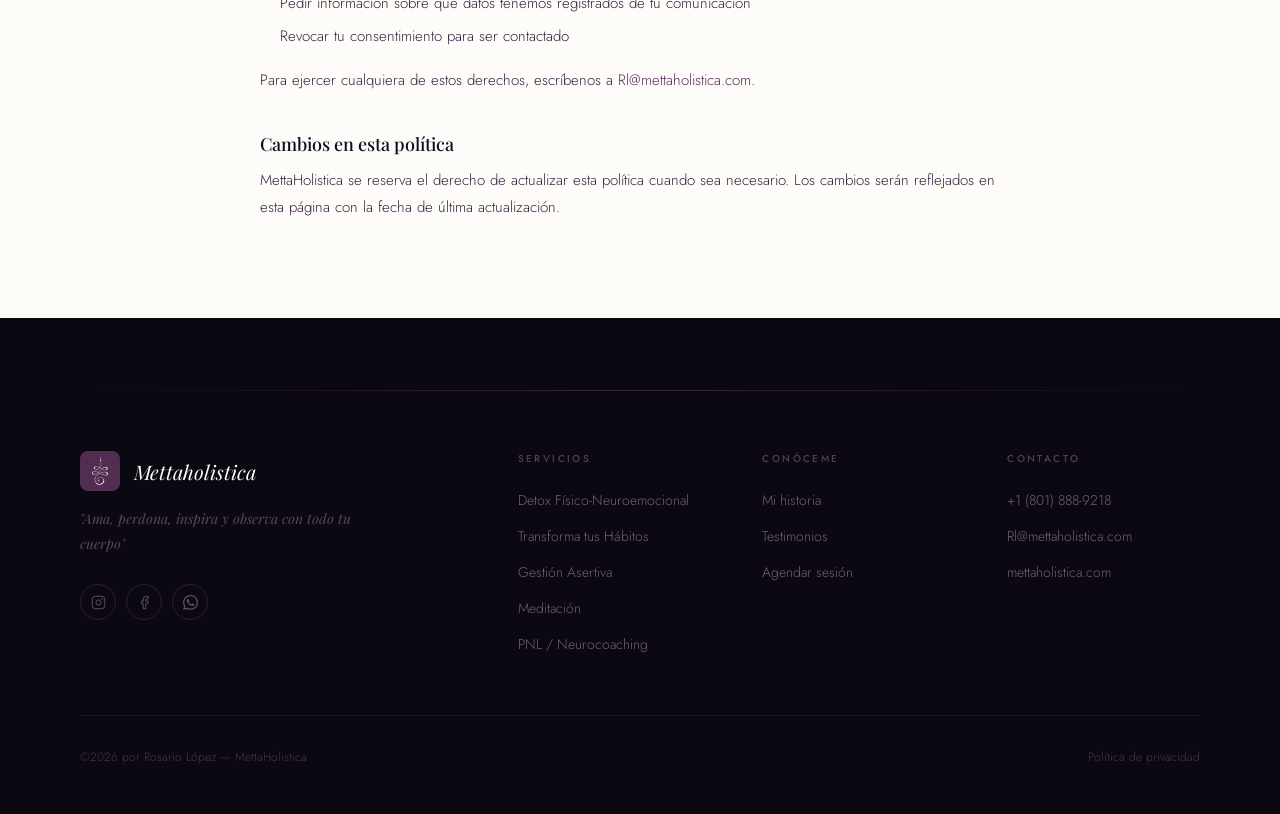
<file: politica-privacidad.html>
<!DOCTYPE html>
<html lang="es">
<head>
  <meta charset="UTF-8">
  <meta name="viewport" content="width=device-width, initial-scale=1.0">
  <title>Política de Privacidad — MettaHolistica</title>
  <meta name="description" content="Política de privacidad de MettaHolistica. Información sobre el uso y protección de los datos que compartes con nosotros.">
  <meta name="robots" content="noindex, follow">
  <link rel="canonical" href="https://www.mettaholistica.com/politica-privacidad.html">

  <meta property="og:title" content="Política de Privacidad — MettaHolistica">
  <meta property="og:type" content="website">
  <meta property="og:url" content="https://www.mettaholistica.com/politica-privacidad.html">
  <meta property="og:site_name" content="MettaHolistica">

  <link rel="icon" type="image/x-icon" href="Images/favicon/favicon.ico">
  <link rel="icon" type="image/png" sizes="32x32" href="Images/favicon/favicon-32x32.png">
  <link rel="icon" type="image/png" sizes="16x16" href="Images/favicon/favicon-16x16.png">
  <link rel="apple-touch-icon" sizes="180x180" href="Images/favicon/apple-touch-icon.png">
  <link rel="manifest" href="Images/favicon/site.webmanifest">

  <link rel="preconnect" href="https://fonts.googleapis.com">
  <link rel="preconnect" href="https://fonts.gstatic.com" crossorigin>
  <link href="https://fonts.googleapis.com/css2?family=Playfair+Display:ital,wght@0,400;0,500;1,400;1,500&family=Jost:wght@300;400;500;600&display=swap" rel="stylesheet">

  <link rel="stylesheet" href="assets/css/styles.css">
</head>
<body>

<div id="bar"></div>

<!-- Mobile nav overlay -->
<nav class="mob-nav" id="mobNav" aria-hidden="true" role="navigation">
  <a href="index.html#nosotros"     onclick="closeMob()">Nosotros</a>
  <a href="index.html#servicios"    onclick="closeMob()">Servicios</a>
  <a href="index.html#experiencias" onclick="closeMob()">Experiencias</a>
  <a href="index.html#contacto"     onclick="closeMob()">Contacto</a>
  <a href="index.html#contacto"     onclick="closeMob()" style="color:var(--lavender)">Agendar sesión →</a>
</nav>

<!-- Main nav -->
<nav class="nav" id="mainNav" role="navigation" aria-label="Navegación principal">
  <a href="index.html" class="nav-logo" aria-label="MettaHolistica — inicio">
    <img src="Images/FOTO.webp" alt="" aria-hidden="true">
    <em>Mettaholistica</em>
  </a>
  <ul class="nav-links" role="list">
    <li><a href="index.html#nosotros">Nosotros</a></li>
    <li><a href="index.html#servicios">Servicios</a></li>
    <li><a href="index.html#experiencias">Experiencias</a></li>
    <li><a href="index.html#contacto">Contacto</a></li>
  </ul>
  <a href="index.html#contacto" class="nav-btn">Agendar sesión</a>
  <button class="nav-ham" id="ham" aria-label="Abrir menú" aria-expanded="false">
    <span></span><span></span><span></span>
  </button>
</nav>

<!-- Contenido -->
<section class="privacy-section" aria-labelledby="privacy-h">
  <div class="privacy-inner">
    <a href="index.html" class="tpage-back reveal">← Volver al inicio</a>
    <p class="eyebrow reveal d1">Legal</p>
    <h1 id="privacy-h" class="reveal d2">Política de <em>Privacidad</em></h1>
    <p class="privacy-updated reveal d3">Última actualización: mayo de 2025</p>

    <div class="privacy-body reveal d3">

      <h2>Responsable del tratamiento</h2>
      <p>Rosario J. López ("Charo") — MettaHolistica<br>
      Correo: <a href="mailto:Rl@mettaholistica.com">Rl@mettaholistica.com</a><br>
      WhatsApp: <a href="https://wa.me/18018889218" target="_blank" rel="noopener noreferrer">+1 (801) 888-9218</a><br>
      Web: <a href="https://www.mettaholistica.com" target="_blank" rel="noopener noreferrer">www.mettaholistica.com</a></p>

      <h2>Información que recopilamos</h2>
      <p>Únicamente recopilamos los datos que tú proporcionas voluntariamente a través del formulario de contacto del sitio:</p>
      <ul>
        <li>Nombre</li>
        <li>Dirección de correo electrónico</li>
        <li>Teléfono o número de WhatsApp</li>
        <li>Servicio de interés</li>
        <li>Mensaje o consulta personal</li>
      </ul>
      <p>No recopilamos datos automáticamente, no utilizamos cookies de seguimiento y no tenemos integración con plataformas de analítica de terceros.</p>

      <h2>Uso de la información</h2>
      <p>Los datos que compartes se utilizan exclusivamente para:</p>
      <ul>
        <li>Responder a tu consulta o solicitud de sesión</li>
        <li>Coordinar citas a través de correo electrónico o WhatsApp</li>
        <li>Brindarte información sobre los servicios de MettaHolistica</li>
      </ul>
      <p>No compartimos, vendemos ni cedemos tu información personal a terceros bajo ninguna circunstancia.</p>

      <h2>Medios de comunicación</h2>
      <p>La comunicación con MettaHolistica se realiza a través de:</p>
      <ul>
        <li><strong>Correo electrónico:</strong> <a href="mailto:Rl@mettaholistica.com">Rl@mettaholistica.com</a></li>
        <li><strong>WhatsApp:</strong> <a href="https://wa.me/18018889218" target="_blank" rel="noopener noreferrer">+1 (801) 888-9218</a></li>
      </ul>
      <p>Cualquier información que compartas en estos canales es tratada con absoluta confidencialidad y profesionalismo.</p>

      <h2>Protección de tus datos</h2>
      <p>Nos comprometemos a proteger tu información personal. Los datos que compartes no son almacenados en bases de datos públicas ni sistemas automatizados. El acceso a tu información está limitado exclusivamente a Rosario J. López para los fines descritos en esta política.</p>

      <h2>Tus derechos</h2>
      <p>En cualquier momento puedes:</p>
      <ul>
        <li>Solicitar que eliminemos los datos que nos has proporcionado</li>
        <li>Pedir información sobre qué datos tenemos registrados de tu comunicación</li>
        <li>Revocar tu consentimiento para ser contactado</li>
      </ul>
      <p>Para ejercer cualquiera de estos derechos, escríbenos a <a href="mailto:Rl@mettaholistica.com">Rl@mettaholistica.com</a>.</p>

      <h2>Cambios en esta política</h2>
      <p>MettaHolistica se reserva el derecho de actualizar esta política cuando sea necesario. Los cambios serán reflejados en esta página con la fecha de última actualización.</p>

    </div>
  </div>
</section>

<!-- Footer -->
<footer role="contentinfo">
  <div class="footer-rule"></div>
  <div class="footer-grid">
    <div>
      <a href="index.html" class="footer-logo">
        <img src="Images/FOTO.webp" alt="" aria-hidden="true">
        <em>Mettaholistica</em>
      </a>
      <p class="footer-tagline">"Ama, perdona, inspira y observa con todo tu cuerpo"</p>
      <div class="footer-social">
        <a href="https://www.instagram.com/mettaholistica/" class="fsoc" aria-label="Instagram" target="_blank" rel="noopener noreferrer">
          <svg viewBox="0 0 24 24" fill="none" stroke="currentColor" stroke-width="1.5"><rect x="2" y="2" width="20" height="20" rx="5"/><circle cx="12" cy="12" r="4"/><circle cx="17.5" cy="6.5" r="0.5" fill="currentColor"/></svg>
        </a>
        <a href="https://www.facebook.com/Mettaholistica" class="fsoc" aria-label="Facebook" target="_blank" rel="noopener noreferrer">
          <svg viewBox="0 0 24 24" fill="none" stroke="currentColor" stroke-width="1.5"><path d="M18 2h-3a5 5 0 00-5 5v3H7v4h3v8h4v-8h3l1-4h-4V7a1 1 0 011-1h3z"/></svg>
        </a>
        <a href="https://wa.me/18018889218" class="fsoc" aria-label="WhatsApp" target="_blank" rel="noopener">
          <svg viewBox="0 0 24 24" fill="currentColor"><path d="M17.472 14.382c-.297-.149-1.758-.867-2.03-.967-.273-.099-.471-.148-.67.15-.197.297-.767.966-.94 1.164-.173.199-.347.223-.644.075-.297-.15-1.255-.463-2.39-1.475-.883-.788-1.48-1.761-1.653-2.059-.173-.297-.018-.458.13-.606.134-.133.298-.347.446-.52.149-.174.198-.298.298-.497.099-.198.05-.371-.025-.52-.075-.149-.669-1.612-.916-2.207-.242-.579-.487-.5-.669-.51-.173-.008-.371-.01-.57-.01-.198 0-.52.074-.792.372-.272.297-1.04 1.016-1.04 2.479 0 1.462 1.065 2.875 1.213 3.074.149.198 2.096 3.2 5.077 4.487.709.306 1.262.489 1.694.625.712.227 1.36.195 1.871.118.571-.085 1.758-.719 2.006-1.413.248-.694.248-1.289.173-1.413-.074-.124-.272-.198-.57-.347m-5.421 7.403h-.004a9.87 9.87 0 01-5.031-1.378l-.361-.214-3.741.982.998-3.648-.235-.374a9.86 9.86 0 01-1.51-5.26c.001-5.45 4.436-9.884 9.888-9.884 2.64 0 5.122 1.03 6.988 2.898a9.825 9.825 0 012.893 6.994c-.003 5.45-4.437 9.884-9.885 9.884m8.413-18.297A11.815 11.815 0 0012.05 0C5.495 0 .16 5.335.157 11.892c0 2.096.547 4.142 1.588 5.945L.057 24l6.305-1.654a11.882 11.882 0 005.683 1.448h.005c6.554 0 11.89-5.335 11.893-11.893a11.821 11.821 0 00-3.48-8.413z"/></svg>
        </a>
      </div>
    </div>

    <div class="footer-col">
      <h5>Servicios</h5>
      <ul>
        <li><a href="index.html#servicios">Detox Físico-Neuroemocional</a></li>
        <li><a href="index.html#servicios">Transforma tus Hábitos</a></li>
        <li><a href="index.html#servicios">Gestión Asertiva</a></li>
        <li><a href="index.html#servicios">Meditación</a></li>
        <li><a href="index.html#servicios">PNL / Neurocoaching</a></li>
      </ul>
    </div>

    <div class="footer-col">
      <h5>Conóceme</h5>
      <ul>
        <li><a href="index.html#nosotros">Mi historia</a></li>
        <li><a href="index.html#experiencias">Testimonios</a></li>
        <li><a href="index.html#contacto">Agendar sesión</a></li>
      </ul>
    </div>

    <div class="footer-col">
      <h5>Contacto</h5>
      <ul>
        <li><a href="https://wa.me/18018889218" target="_blank" rel="noopener">+1 (801) 888-9218</a></li>
        <li><a href="mailto:Rl@mettaholistica.com">Rl@mettaholistica.com</a></li>
        <li><a href="https://www.mettaholistica.com" target="_blank" rel="noopener">mettaholistica.com</a></li>
      </ul>
    </div>
  </div>

  <div class="footer-bottom">
    <p>©2026 por Rosario López — MettaHolistica</p>
    <a href="politica-privacidad.html">Política de privacidad</a>
  </div>
</footer>

<!-- WhatsApp float -->
<a href="https://wa.me/18018889218" class="wa" target="_blank" rel="noopener" aria-label="Contactar por WhatsApp">
  <svg viewBox="0 0 24 24" aria-hidden="true"><path d="M17.472 14.382c-.297-.149-1.758-.867-2.03-.967-.273-.099-.471-.148-.67.15-.197.297-.767.966-.94 1.164-.173.199-.347.223-.644.075-.297-.15-1.255-.463-2.39-1.475-.883-.788-1.48-1.761-1.653-2.059-.173-.297-.018-.458.13-.606.134-.133.298-.347.446-.52.149-.174.198-.298.298-.497.099-.198.05-.371-.025-.52-.075-.149-.669-1.612-.916-2.207-.242-.579-.487-.5-.669-.51-.173-.008-.371-.01-.57-.01-.198 0-.52.074-.792.372-.272.297-1.04 1.016-1.04 2.479 0 1.462 1.065 2.875 1.213 3.074.149.198 2.096 3.2 5.077 4.487.709.306 1.262.489 1.694.625.712.227 1.36.195 1.871.118.571-.085 1.758-.719 2.006-1.413.248-.694.248-1.289.173-1.413-.074-.124-.272-.198-.57-.347m-5.421 7.403h-.004a9.87 9.87 0 01-5.031-1.378l-.361-.214-3.741.982.998-3.648-.235-.374a9.86 9.86 0 01-1.51-5.26c.001-5.45 4.436-9.884 9.888-9.884 2.64 0 5.122 1.03 6.988 2.898a9.825 9.825 0 012.893 6.994c-.003 5.45-4.437 9.884-9.885 9.884m8.413-18.297A11.815 11.815 0 0012.05 0C5.495 0 .16 5.335.157 11.892c0 2.096.547 4.142 1.588 5.945L.057 24l6.305-1.654a11.882 11.882 0 005.683 1.448h.005c6.554 0 11.89-5.335 11.893-11.893a11.821 11.821 0 00-3.48-8.413z"/></svg>
</a>

<script src="assets/js/main.js"></script>
</body>
</html>
</file>
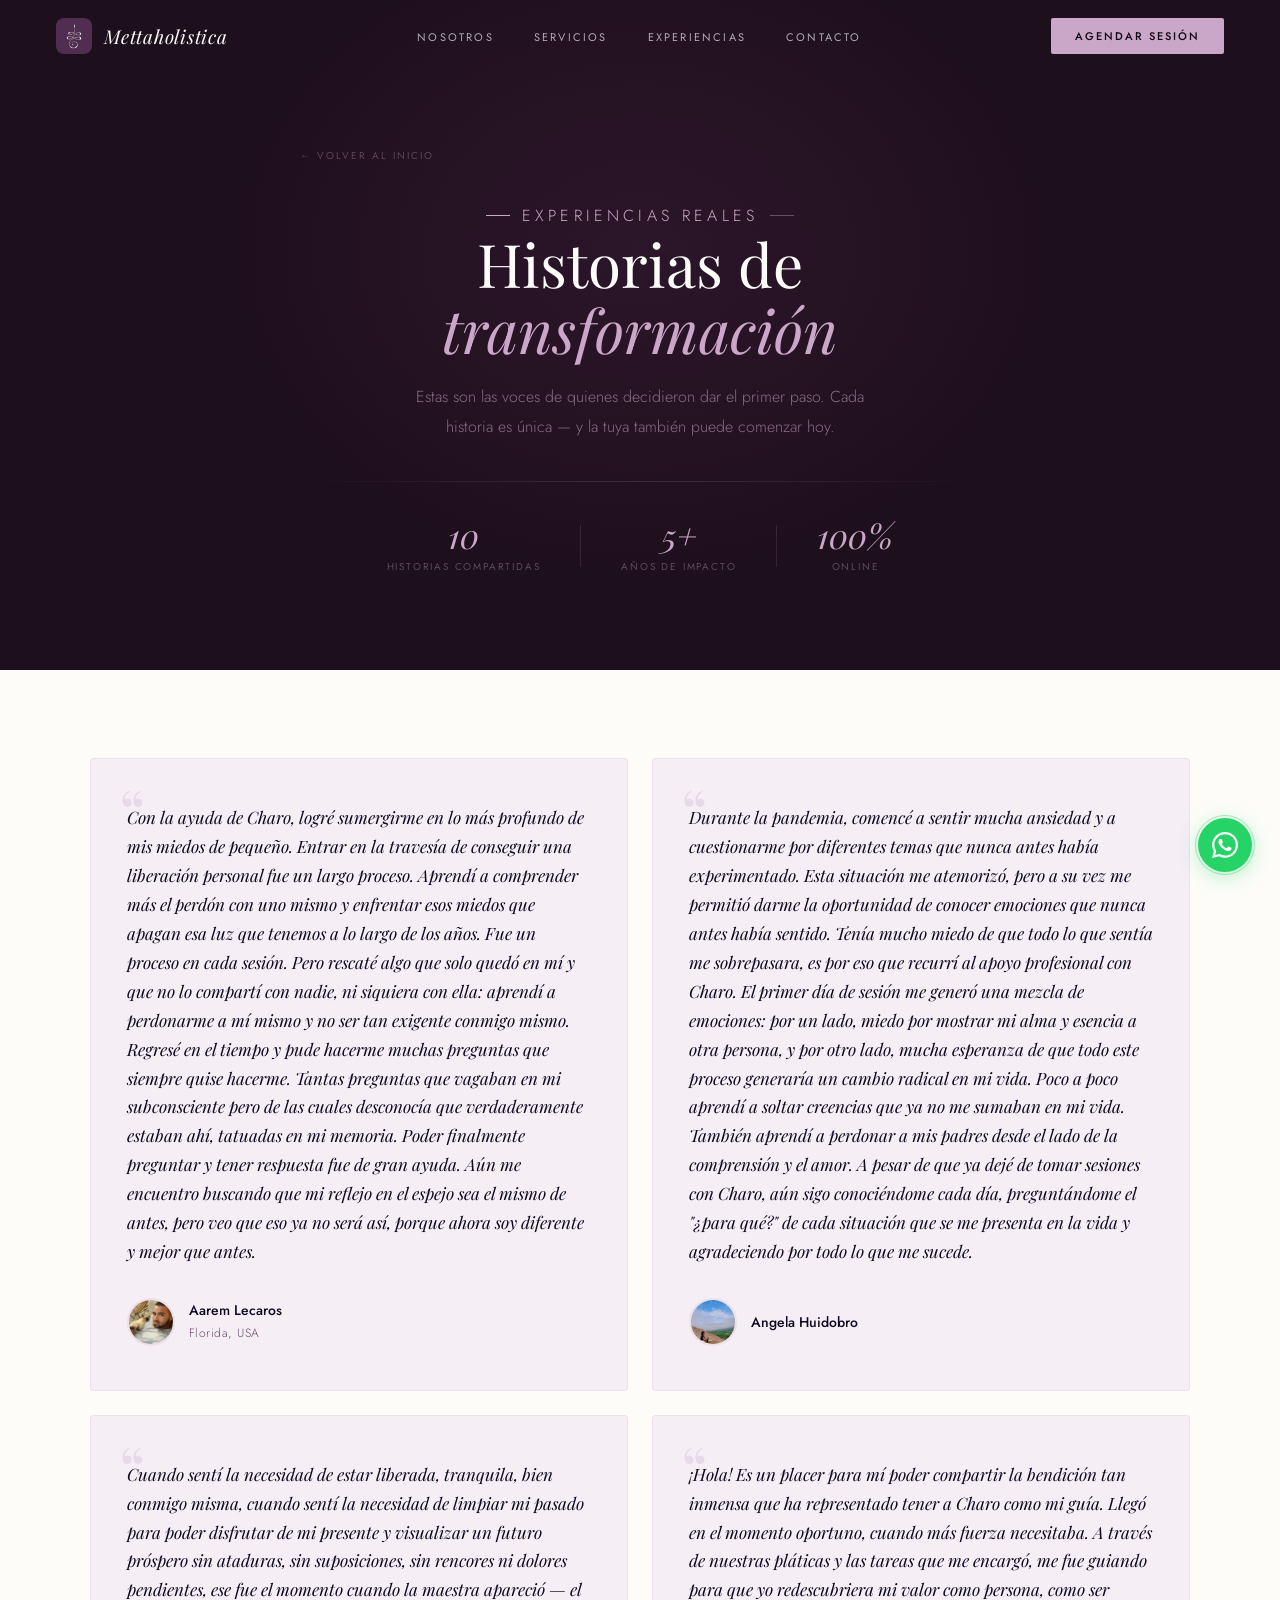
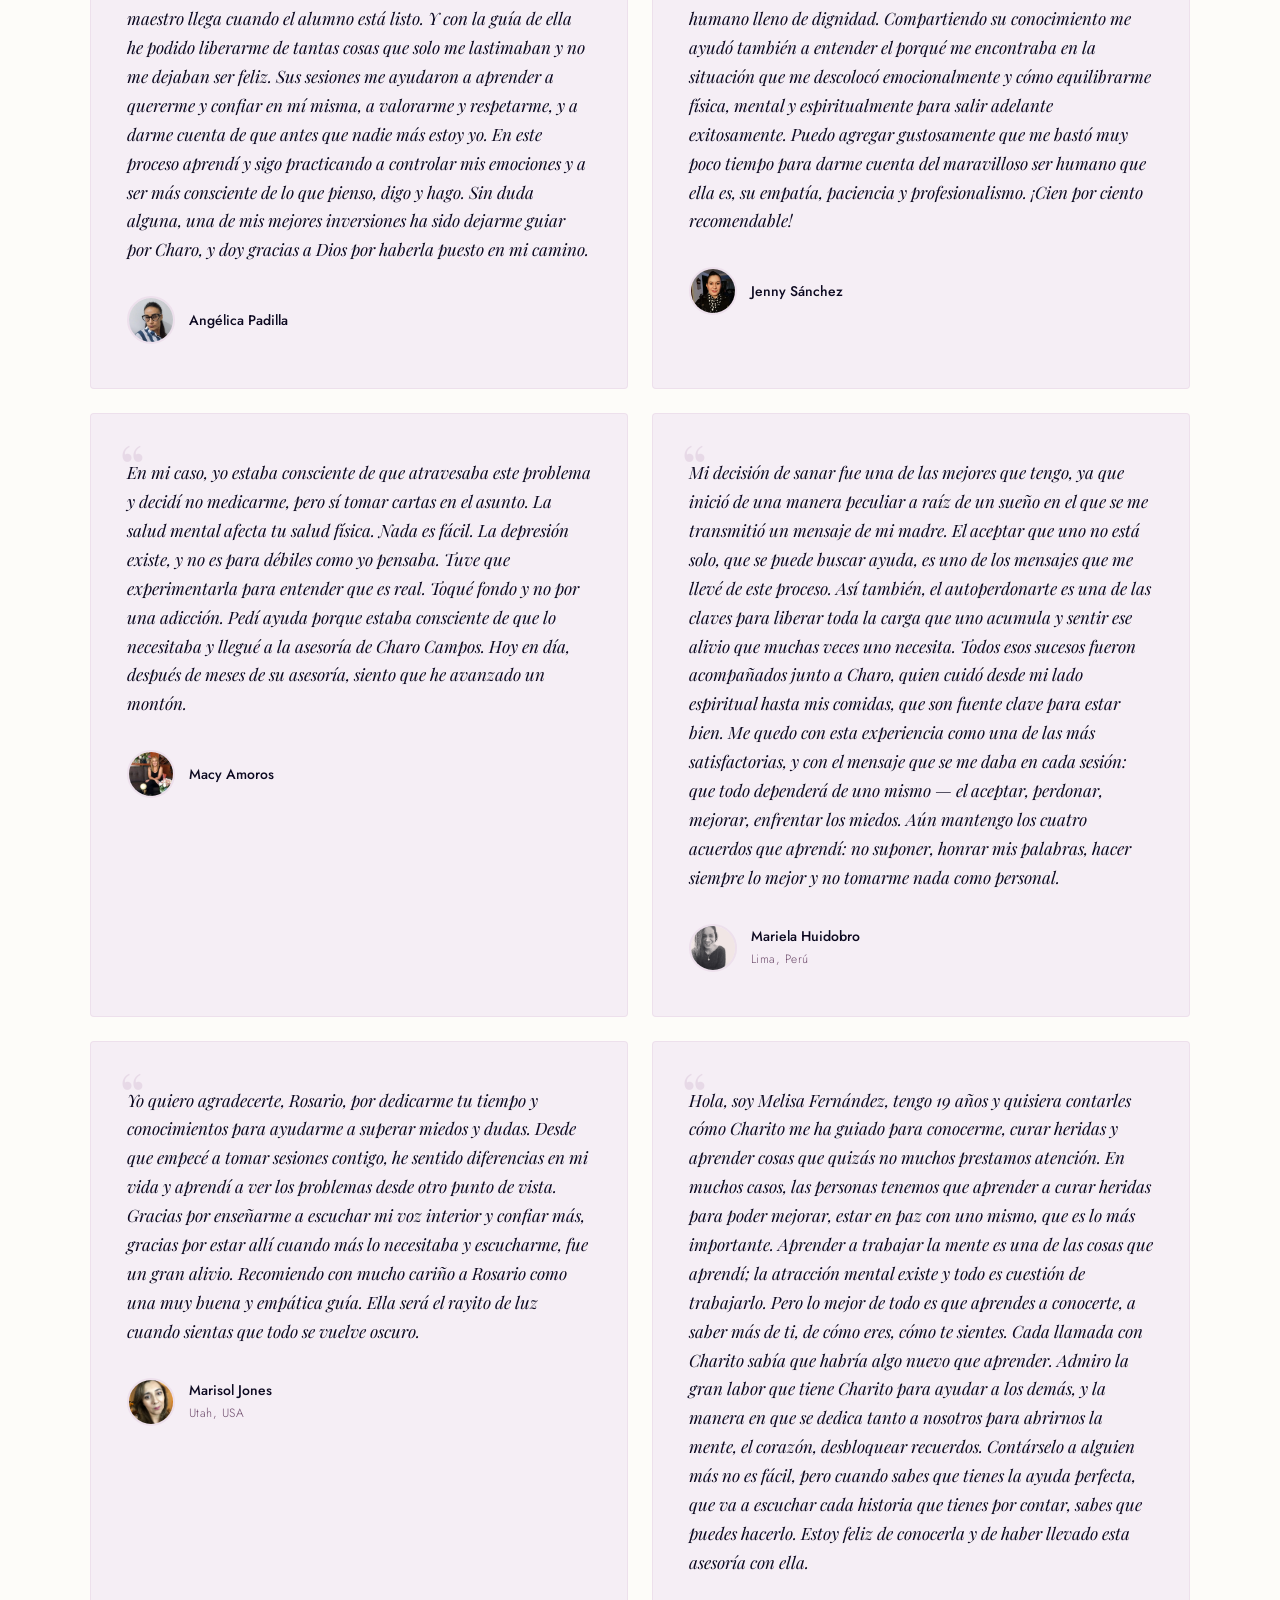
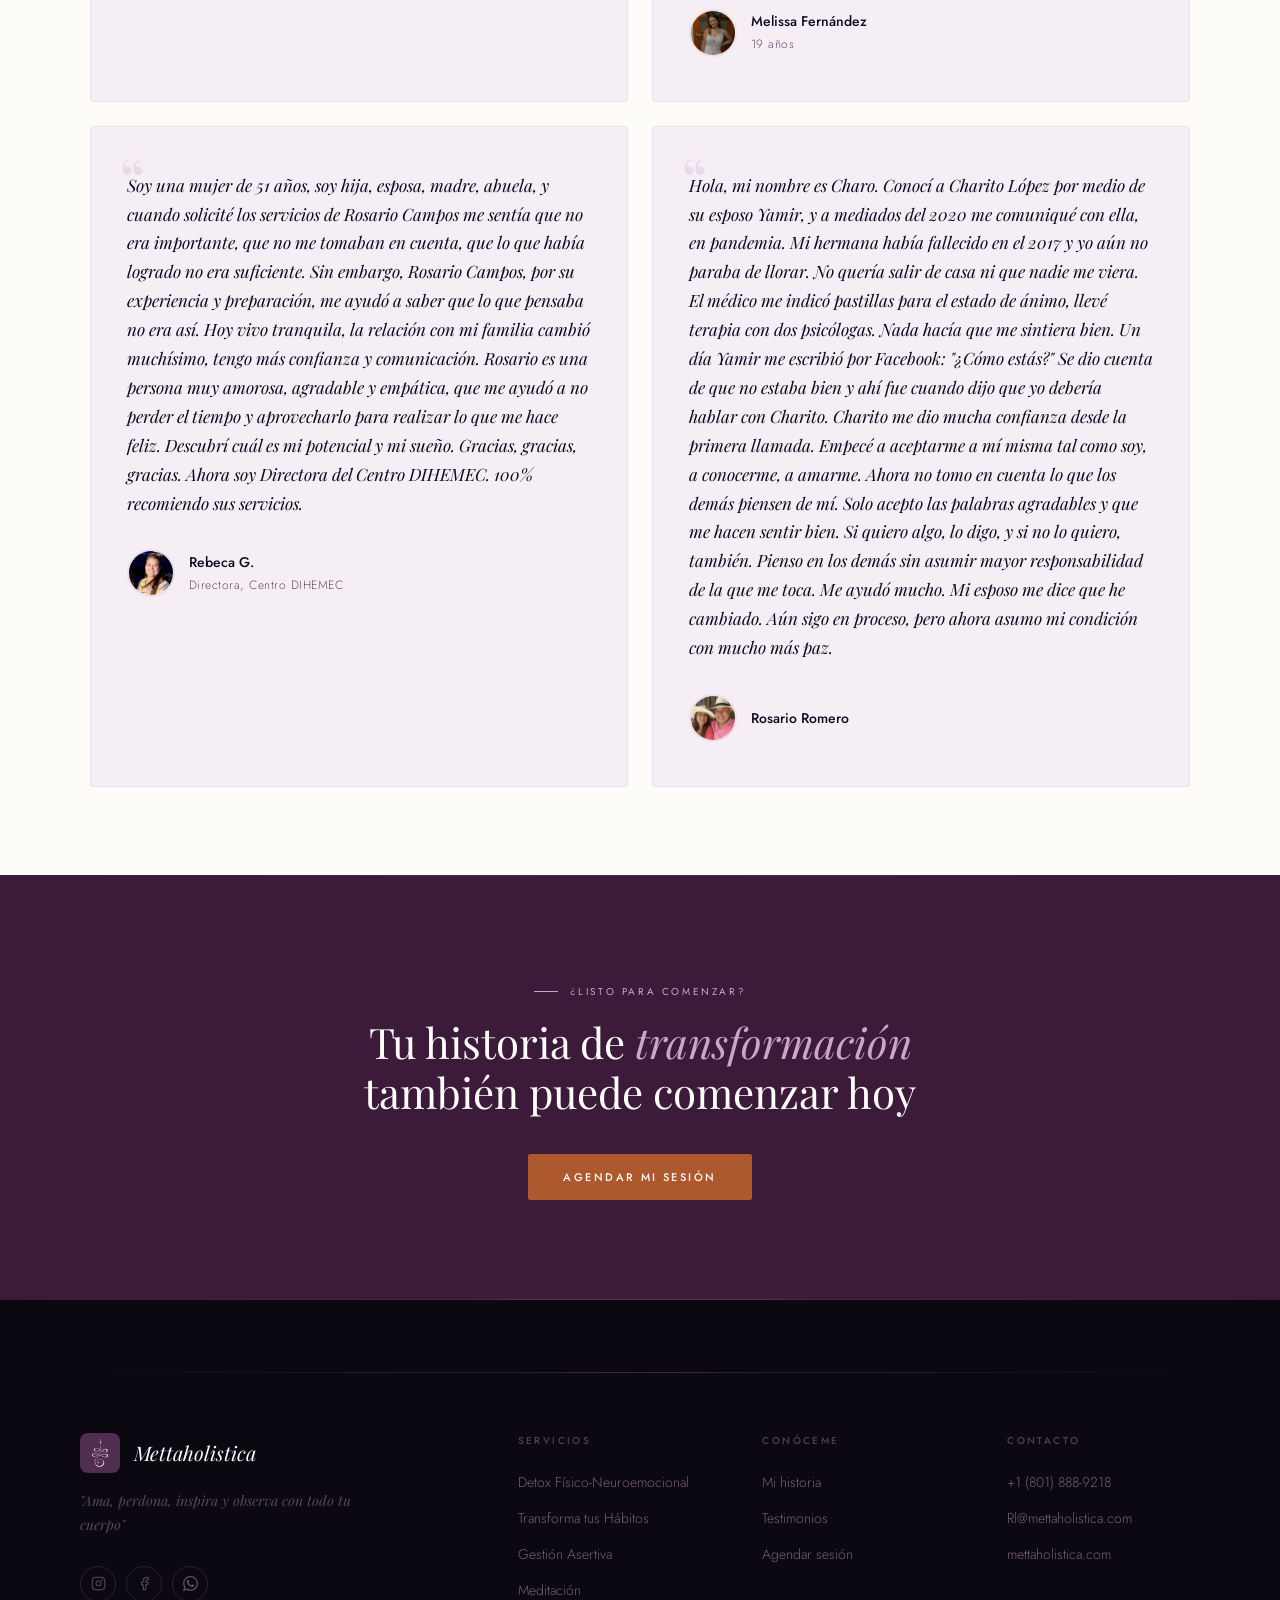
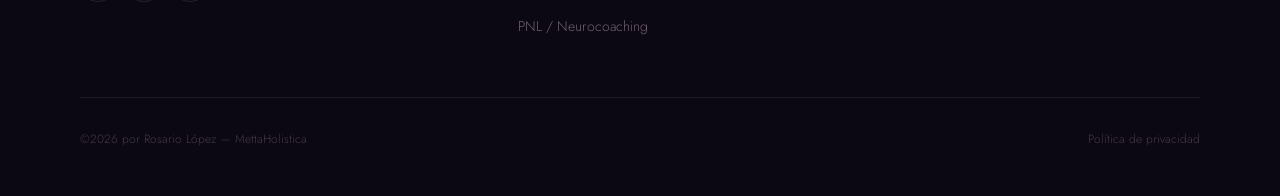
<file: testimonios.html>
﻿<!DOCTYPE html>
<html lang="es">
<head>
  <meta charset="UTF-8">
  <meta name="viewport" content="width=device-width, initial-scale=1.0">
  <title>Testimonios y Experiencias Reales — MettaHolistica</title>
  <meta name="description" content="Testimonios reales de personas que transformaron su vida con MettaHolistica. Conoce las historias de quienes recorrieron este camino con Rosario López.">
  <meta name="robots" content="index, follow">
  <link rel="canonical" href="https://www.mettaholistica.com/testimonios.html">

  <meta property="og:title" content="Testimonios y Experiencias Reales — MettaHolistica">
  <meta property="og:description" content="10 historias reales de personas que transformaron su vida con MettaHolistica. Conoce el proceso de Rosario López, Health Coach, y da el primer paso.">
  <meta property="og:type" content="website">
  <meta property="og:url" content="https://www.mettaholistica.com/testimonios.html">
  <meta property="og:site_name" content="MettaHolistica">
  <meta property="og:image" content="https://www.mettaholistica.com/Images/og_cover.png">
  <meta property="og:locale" content="es_ES">

  <meta name="twitter:card" content="summary_large_image">
  <meta name="twitter:title" content="Testimonios y Experiencias Reales — MettaHolistica">
  <meta name="twitter:description" content="10 historias reales de personas que transformaron su vida con MettaHolistica. Conoce el proceso de Rosario López, Health Coach, y da el primer paso.">
  <meta name="twitter:image" content="https://www.mettaholistica.com/Images/og_cover.png">

  <link rel="icon" type="image/x-icon" href="Images/favicon/favicon.ico">
  <link rel="icon" type="image/png" sizes="32x32" href="Images/favicon/favicon-32x32.png">
  <link rel="icon" type="image/png" sizes="16x16" href="Images/favicon/favicon-16x16.png">
  <link rel="apple-touch-icon" sizes="180x180" href="Images/favicon/apple-touch-icon.png">
  <link rel="manifest" href="Images/favicon/site.webmanifest">

  <link rel="preconnect" href="https://fonts.googleapis.com">
  <link rel="preconnect" href="https://fonts.gstatic.com" crossorigin>
  <link href="https://fonts.googleapis.com/css2?family=Playfair+Display:ital,wght@0,400;0,500;1,400;1,500&family=Jost:wght@300;400;500;600&display=swap" rel="stylesheet">

  <link rel="stylesheet" href="assets/css/styles.css">
</head>
<body>

<div id="bar"></div>

<!-- Mobile nav overlay -->
<nav class="mob-nav" id="mobNav" aria-hidden="true" role="navigation">
  <a href="index.html#nosotros"     onclick="closeMob()">Nosotros</a>
  <a href="index.html#servicios"    onclick="closeMob()">Servicios</a>
  <a href="index.html#experiencias" onclick="closeMob()">Experiencias</a>
  <a href="index.html#contacto"     onclick="closeMob()">Contacto</a>
  <a href="index.html#contacto"     onclick="closeMob()" style="color:var(--lavender)">Agendar sesión →</a>
</nav>

<!-- Main nav -->
<nav class="nav" id="mainNav" role="navigation" aria-label="Navegación principal">
  <a href="index.html" class="nav-logo" aria-label="MettaHolistica — inicio">
    <img src="Images/FOTO.webp" alt="" aria-hidden="true">
    <em>Mettaholistica</em>
  </a>
  <ul class="nav-links" role="list">
    <li><a href="index.html#nosotros">Nosotros</a></li>
    <li><a href="index.html#servicios">Servicios</a></li>
    <li><a href="index.html#experiencias">Experiencias</a></li>
    <li><a href="index.html#contacto">Contacto</a></li>
  </ul>
  <a href="index.html#contacto" class="nav-btn">Agendar sesión</a>
  <button class="nav-ham" id="ham" aria-label="Abrir menú" aria-expanded="false">
    <span></span><span></span><span></span>
  </button>
</nav>

<!-- ═══════════════════════════════════════
     HERO
═══════════════════════════════════════ -->
<section class="tpage-hero" aria-label="Experiencias reales">
  <div class="tpage-hero-inner">
    <a href="index.html" class="tpage-back reveal">← Volver al inicio</a>
    <p class="eyebrow light reveal d1">Experiencias reales</p>
    <h1 class="reveal d2">Historias de <em>transformación</em></h1>
    <p class="reveal d3">Estas son las voces de quienes decidieron dar el primer paso. Cada historia es única — y la tuya también puede comenzar hoy.</p>
    <div class="tpage-hero-div" aria-hidden="true"></div>
    <div class="tpage-stats reveal d4">
      <div class="tstat-item">
        <span class="tstat-num">10</span>
        <span class="tstat-label">historias compartidas</span>
      </div>
      <div class="tstat-sep" aria-hidden="true"></div>
      <div class="tstat-item">
        <span class="tstat-num">5+</span>
        <span class="tstat-label">años de impacto</span>
      </div>
      <div class="tstat-sep" aria-hidden="true"></div>
      <div class="tstat-item">
        <span class="tstat-num">100%</span>
        <span class="tstat-label">online</span>
      </div>
    </div>
  </div>
</section>

<!-- ═══════════════════════════════════════
     GRID DE TESTIMONIOS
═══════════════════════════════════════ -->
<section id="testimonios-grid" class="tpage-section" aria-label="Todos los testimonios">
  <div class="tpage-grid">

    <article class="t-card reveal">
      <div class="t-qmark" aria-hidden="true">&ldquo;</div>
      <p class="t-text">Con la ayuda de Charo, logré sumergirme en lo más profundo de mis miedos de pequeño. Entrar en la travesía de conseguir una liberación personal fue un largo proceso. Aprendí a comprender más el perdón con uno mismo y enfrentar esos miedos que apagan esa luz que tenemos a lo largo de los años. Fue un proceso en cada sesión. Pero rescaté algo que solo quedó en mí y que no lo compartí con nadie, ni siquiera con ella: aprendí a perdonarme a mí mismo y no ser tan exigente conmigo mismo. Regresé en el tiempo y pude hacerme muchas preguntas que siempre quise hacerme. Tantas preguntas que vagaban en mi subconsciente pero de las cuales desconocía que verdaderamente estaban ahí, tatuadas en mi memoria. Poder finalmente preguntar y tener respuesta fue de gran ayuda. Aún me encuentro buscando que mi reflejo en el espejo sea el mismo de antes, pero veo que eso ya no será así, porque ahora soy diferente y mejor que antes.</p>
      <div class="t-author">
        <div class="t-photo">
          <img src="Images/Testimonios%20Webp/Testimonio%20Areem%20lecaros.webp" alt="Aarem Lecaros" loading="lazy">
        </div>
        <div>
          <span class="t-name">Aarem Lecaros</span>
          <span class="t-loc">Florida, USA</span>
        </div>
      </div>
    </article>

    <article class="t-card reveal d1">
      <div class="t-qmark" aria-hidden="true">&ldquo;</div>
      <p class="t-text">Durante la pandemia, comencé a sentir mucha ansiedad y a cuestionarme por diferentes temas que nunca antes había experimentado. Esta situación me atemorizó, pero a su vez me permitió darme la oportunidad de conocer emociones que nunca antes había sentido. Tenía mucho miedo de que todo lo que sentía me sobrepasara, es por eso que recurrí al apoyo profesional con Charo. El primer día de sesión me generó una mezcla de emociones: por un lado, miedo por mostrar mi alma y esencia a otra persona, y por otro lado, mucha esperanza de que todo este proceso generaría un cambio radical en mi vida. Poco a poco aprendí a soltar creencias que ya no me sumaban en mi vida. También aprendí a perdonar a mis padres desde el lado de la comprensión y el amor. A pesar de que ya dejé de tomar sesiones con Charo, aún sigo conociéndome cada día, preguntándome el "¿para qué?" de cada situación que se me presenta en la vida y agradeciendo por todo lo que me sucede.</p>
      <div class="t-author">
        <div class="t-photo">
          <img src="Images/Testimonios%20Webp/Angela%20Huidobro.webp" alt="Angela Huidobro" loading="lazy">
        </div>
        <div>
          <span class="t-name">Angela Huidobro</span>
        </div>
      </div>
    </article>

    <article class="t-card reveal">
      <div class="t-qmark" aria-hidden="true">&ldquo;</div>
      <p class="t-text">Cuando sentí la necesidad de estar liberada, tranquila, bien conmigo misma, cuando sentí la necesidad de limpiar mi pasado para poder disfrutar de mi presente y visualizar un futuro próspero sin ataduras, sin suposiciones, sin rencores ni dolores pendientes, ese fue el momento cuando la maestra apareció — el maestro llega cuando el alumno está listo. Y con la guía de ella he podido liberarme de tantas cosas que solo me lastimaban y no me dejaban ser feliz. Sus sesiones me ayudaron a aprender a quererme y confiar en mí misma, a valorarme y respetarme, y a darme cuenta de que antes que nadie más estoy yo. En este proceso aprendí y sigo practicando a controlar mis emociones y a ser más consciente de lo que pienso, digo y hago. Sin duda alguna, una de mis mejores inversiones ha sido dejarme guiar por Charo, y doy gracias a Dios por haberla puesto en mi camino.</p>
      <div class="t-author">
        <div class="t-photo">
          <img src="Images/Testimonios%20Webp/Angelica%20Padilla.webp" alt="Angélica Padilla" loading="lazy">
        </div>
        <div>
          <span class="t-name">Angélica Padilla</span>
        </div>
      </div>
    </article>

    <article class="t-card reveal d1">
      <div class="t-qmark" aria-hidden="true">&ldquo;</div>
      <p class="t-text">¡Hola! Es un placer para mí poder compartir la bendición tan inmensa que ha representado tener a Charo como mi guía. Llegó en el momento oportuno, cuando más fuerza necesitaba. A través de nuestras pláticas y las tareas que me encargó, me fue guiando para que yo redescubriera mi valor como persona, como ser humano lleno de dignidad. Compartiendo su conocimiento me ayudó también a entender el porqué me encontraba en la situación que me descolocó emocionalmente y cómo equilibrarme física, mental y espiritualmente para salir adelante exitosamente. Puedo agregar gustosamente que me bastó muy poco tiempo para darme cuenta del maravilloso ser humano que ella es, su empatía, paciencia y profesionalismo. ¡Cien por ciento recomendable!</p>
      <div class="t-author">
        <div class="t-photo">
          <img src="Images/Testimonios%20Webp/jenny%20sanchez.webp" alt="Jenny Sánchez" loading="lazy">
        </div>
        <div>
          <span class="t-name">Jenny Sánchez</span>
        </div>
      </div>
    </article>

    <article class="t-card reveal">
      <div class="t-qmark" aria-hidden="true">&ldquo;</div>
      <p class="t-text">En mi caso, yo estaba consciente de que atravesaba este problema y decidí no medicarme, pero sí tomar cartas en el asunto. La salud mental afecta tu salud física. Nada es fácil. La depresión existe, y no es para débiles como yo pensaba. Tuve que experimentarla para entender que es real. Toqué fondo y no por una adicción. Pedí ayuda porque estaba consciente de que lo necesitaba y llegué a la asesoría de Charo Campos. Hoy en día, después de meses de su asesoría, siento que he avanzado un montón.</p>
      <div class="t-author">
        <div class="t-photo">
          <img src="Images/Testimonios%20Webp/Macy%20Amoros.webp" alt="Macy Amoros" loading="lazy">
        </div>
        <div>
          <span class="t-name">Macy Amoros</span>
        </div>
      </div>
    </article>

    <article class="t-card reveal d1">
      <div class="t-qmark" aria-hidden="true">&ldquo;</div>
      <p class="t-text">Mi decisión de sanar fue una de las mejores que tengo, ya que inició de una manera peculiar a raíz de un sueño en el que se me transmitió un mensaje de mi madre. El aceptar que uno no está solo, que se puede buscar ayuda, es uno de los mensajes que me llevé de este proceso. Así también, el autoperdonarte es una de las claves para liberar toda la carga que uno acumula y sentir ese alivio que muchas veces uno necesita. Todos esos sucesos fueron acompañados junto a Charo, quien cuidó desde mi lado espiritual hasta mis comidas, que son fuente clave para estar bien. Me quedo con esta experiencia como una de las más satisfactorias, y con el mensaje que se me daba en cada sesión: que todo dependerá de uno mismo — el aceptar, perdonar, mejorar, enfrentar los miedos. Aún mantengo los cuatro acuerdos que aprendí: no suponer, honrar mis palabras, hacer siempre lo mejor y no tomarme nada como personal.</p>
      <div class="t-author">
        <div class="t-photo">
          <img src="Images/Testimonios%20Webp/Mariela%20testimonios.webp" alt="Mariela Huidobro" loading="lazy">
        </div>
        <div>
          <span class="t-name">Mariela Huidobro</span>
          <span class="t-loc">Lima, Perú</span>
        </div>
      </div>
    </article>

    <article class="t-card reveal">
      <div class="t-qmark" aria-hidden="true">&ldquo;</div>
      <p class="t-text">Yo quiero agradecerte, Rosario, por dedicarme tu tiempo y conocimientos para ayudarme a superar miedos y dudas. Desde que empecé a tomar sesiones contigo, he sentido diferencias en mi vida y aprendí a ver los problemas desde otro punto de vista. Gracias por enseñarme a escuchar mi voz interior y confiar más, gracias por estar allí cuando más lo necesitaba y escucharme, fue un gran alivio. Recomiendo con mucho cariño a Rosario como una muy buena y empática guía. Ella será el rayito de luz cuando sientas que todo se vuelve oscuro.</p>
      <div class="t-author">
        <div class="t-photo">
          <img src="Images/Testimonios%20Webp/Marisol%20Jones.webp" alt="Marisol Jones" loading="lazy">
        </div>
        <div>
          <span class="t-name">Marisol Jones</span>
          <span class="t-loc">Utah, USA</span>
        </div>
      </div>
    </article>

    <article class="t-card reveal d1">
      <div class="t-qmark" aria-hidden="true">&ldquo;</div>
      <p class="t-text">Hola, soy Melisa Fernández, tengo 19 años y quisiera contarles cómo Charito me ha guiado para conocerme, curar heridas y aprender cosas que quizás no muchos prestamos atención. En muchos casos, las personas tenemos que aprender a curar heridas para poder mejorar, estar en paz con uno mismo, que es lo más importante. Aprender a trabajar la mente es una de las cosas que aprendí; la atracción mental existe y todo es cuestión de trabajarlo. Pero lo mejor de todo es que aprendes a conocerte, a saber más de ti, de cómo eres, cómo te sientes. Cada llamada con Charito sabía que habría algo nuevo que aprender. Admiro la gran labor que tiene Charito para ayudar a los demás, y la manera en que se dedica tanto a nosotros para abrirnos la mente, el corazón, desbloquear recuerdos. Contárselo a alguien más no es fácil, pero cuando sabes que tienes la ayuda perfecta, que va a escuchar cada historia que tienes por contar, sabes que puedes hacerlo. Estoy feliz de conocerla y de haber llevado esta asesoría con ella.</p>
      <div class="t-author">
        <div class="t-photo">
          <img src="Images/Testimonios%20Webp/MelissaFernandez.webp" alt="Melissa Fernández" loading="lazy">
        </div>
        <div>
          <span class="t-name">Melissa Fernández</span>
          <span class="t-loc">19 años</span>
        </div>
      </div>
    </article>

    <article class="t-card reveal">
      <div class="t-qmark" aria-hidden="true">&ldquo;</div>
      <p class="t-text">Soy una mujer de 51 años, soy hija, esposa, madre, abuela, y cuando solicité los servicios de Rosario Campos me sentía que no era importante, que no me tomaban en cuenta, que lo que había logrado no era suficiente. Sin embargo, Rosario Campos, por su experiencia y preparación, me ayudó a saber que lo que pensaba no era así. Hoy vivo tranquila, la relación con mi familia cambió muchísimo, tengo más confianza y comunicación. Rosario es una persona muy amorosa, agradable y empática, que me ayudó a no perder el tiempo y aprovecharlo para realizar lo que me hace feliz. Descubrí cuál es mi potencial y mi sueño. Gracias, gracias, gracias. Ahora soy Directora del Centro DIHEMEC. 100% recomiendo sus servicios.</p>
      <div class="t-author">
        <div class="t-photo">
          <img src="Images/Testimonios%20Webp/RebecaG.webp" alt="Rebeca G." loading="lazy">
        </div>
        <div>
          <span class="t-name">Rebeca G.</span>
          <span class="t-loc">Directora, Centro DIHEMEC</span>
        </div>
      </div>
    </article>

    <article class="t-card reveal d1">
      <div class="t-qmark" aria-hidden="true">&ldquo;</div>
      <p class="t-text">Hola, mi nombre es Charo. Conocí a Charito López por medio de su esposo Yamir, y a mediados del 2020 me comuniqué con ella, en pandemia. Mi hermana había fallecido en el 2017 y yo aún no paraba de llorar. No quería salir de casa ni que nadie me viera. El médico me indicó pastillas para el estado de ánimo, llevé terapia con dos psicólogas. Nada hacía que me sintiera bien. Un día Yamir me escribió por Facebook: "¿Cómo estás?" Se dio cuenta de que no estaba bien y ahí fue cuando dijo que yo debería hablar con Charito. Charito me dio mucha confianza desde la primera llamada. Empecé a aceptarme a mí misma tal como soy, a conocerme, a amarme. Ahora no tomo en cuenta lo que los demás piensen de mí. Solo acepto las palabras agradables y que me hacen sentir bien. Si quiero algo, lo digo, y si no lo quiero, también. Pienso en los demás sin asumir mayor responsabilidad de la que me toca. Me ayudó mucho. Mi esposo me dice que he cambiado. Aún sigo en proceso, pero ahora asumo mi condición con mucho más paz.</p>
      <div class="t-author">
        <div class="t-photo">
          <img src="Images/Testimonios%20Webp/Rosario%20Romero.webp" alt="Rosario Romero" loading="lazy">
        </div>
        <div>
          <span class="t-name">Rosario Romero</span>
        </div>
      </div>
    </article>

  </div>
</section>

<!-- ═══════════════════════════════════════
     CTA FINAL
═══════════════════════════════════════ -->
<section class="tpage-cta" aria-label="Comenzar tu proceso">
  <div class="tpage-cta-inner">
    <p class="eyebrow light reveal">¿Listo para comenzar?</p>
    <h2 class="reveal d1">Tu historia de <em>transformación</em><br>también puede comenzar hoy</h2>
    <a href="index.html#contacto" class="btn-solid reveal d2">Agendar mi sesión</a>
  </div>
</section>

<!-- ═══════════════════════════════════════
     FOOTER
═══════════════════════════════════════ -->
<footer role="contentinfo">
  <div class="footer-rule"></div>
  <div class="footer-grid">
    <div>
      <a href="index.html" class="footer-logo">
        <img src="Images/FOTO.webp" alt="" aria-hidden="true">
        <em>Mettaholistica</em>
      </a>
      <p class="footer-tagline">"Ama, perdona, inspira y observa con todo tu cuerpo"</p>
      <div class="footer-social">
        <a href="https://www.instagram.com/mettaholistica/" class="fsoc" aria-label="Instagram" target="_blank" rel="noopener noreferrer">
          <svg viewBox="0 0 24 24" fill="none" stroke="currentColor" stroke-width="1.5"><rect x="2" y="2" width="20" height="20" rx="5"/><circle cx="12" cy="12" r="4"/><circle cx="17.5" cy="6.5" r="0.5" fill="currentColor"/></svg>
        </a>
        <a href="https://www.facebook.com/Mettaholistica" class="fsoc" aria-label="Facebook" target="_blank" rel="noopener noreferrer">
          <svg viewBox="0 0 24 24" fill="none" stroke="currentColor" stroke-width="1.5"><path d="M18 2h-3a5 5 0 00-5 5v3H7v4h3v8h4v-8h3l1-4h-4V7a1 1 0 011-1h3z"/></svg>
        </a>
        <a href="https://wa.me/18018889218" class="fsoc" aria-label="WhatsApp" target="_blank" rel="noopener">
          <svg viewBox="0 0 24 24" fill="currentColor"><path d="M17.472 14.382c-.297-.149-1.758-.867-2.03-.967-.273-.099-.471-.148-.67.15-.197.297-.767.966-.94 1.164-.173.199-.347.223-.644.075-.297-.15-1.255-.463-2.39-1.475-.883-.788-1.48-1.761-1.653-2.059-.173-.297-.018-.458.13-.606.134-.133.298-.347.446-.52.149-.174.198-.298.298-.497.099-.198.05-.371-.025-.52-.075-.149-.669-1.612-.916-2.207-.242-.579-.487-.5-.669-.51-.173-.008-.371-.01-.57-.01-.198 0-.52.074-.792.372-.272.297-1.04 1.016-1.04 2.479 0 1.462 1.065 2.875 1.213 3.074.149.198 2.096 3.2 5.077 4.487.709.306 1.262.489 1.694.625.712.227 1.36.195 1.871.118.571-.085 1.758-.719 2.006-1.413.248-.694.248-1.289.173-1.413-.074-.124-.272-.198-.57-.347m-5.421 7.403h-.004a9.87 9.87 0 01-5.031-1.378l-.361-.214-3.741.982.998-3.648-.235-.374a9.86 9.86 0 01-1.51-5.26c.001-5.45 4.436-9.884 9.888-9.884 2.64 0 5.122 1.03 6.988 2.898a9.825 9.825 0 012.893 6.994c-.003 5.45-4.437 9.884-9.885 9.884m8.413-18.297A11.815 11.815 0 0012.05 0C5.495 0 .16 5.335.157 11.892c0 2.096.547 4.142 1.588 5.945L.057 24l6.305-1.654a11.882 11.882 0 005.683 1.448h.005c6.554 0 11.89-5.335 11.893-11.893a11.821 11.821 0 00-3.48-8.413z"/></svg>
        </a>
      </div>
    </div>

    <div class="footer-col">
      <h5>Servicios</h5>
      <ul>
        <li><a href="index.html#servicios">Detox Físico-Neuroemocional</a></li>
        <li><a href="index.html#servicios">Transforma tus Hábitos</a></li>
        <li><a href="index.html#servicios">Gestión Asertiva</a></li>
        <li><a href="index.html#servicios">Meditación</a></li>
        <li><a href="index.html#servicios">PNL / Neurocoaching</a></li>
      </ul>
    </div>

    <div class="footer-col">
      <h5>Conóceme</h5>
      <ul>
        <li><a href="index.html#nosotros">Mi historia</a></li>
        <li><a href="#testimonios-grid">Testimonios</a></li>
        <li><a href="index.html#contacto">Agendar sesión</a></li>
      </ul>
    </div>

    <div class="footer-col">
      <h5>Contacto</h5>
      <ul>
        <li><a href="https://wa.me/18018889218" target="_blank" rel="noopener">+1 (801) 888-9218</a></li>
        <li><a href="mailto:Rl@mettaholistica.com">Rl@mettaholistica.com</a></li>
        <li><a href="https://www.mettaholistica.com" target="_blank" rel="noopener">mettaholistica.com</a></li>
      </ul>
    </div>
  </div>

  <div class="footer-bottom">
    <p>©2026 por Rosario López — MettaHolistica</p>
    <a href="politica-privacidad.html">Política de privacidad</a>
  </div>
</footer>

<!-- WhatsApp float -->
<a href="https://wa.me/18018889218" class="wa" target="_blank" rel="noopener" aria-label="Contactar por WhatsApp">
  <svg viewBox="0 0 24 24" aria-hidden="true"><path d="M17.472 14.382c-.297-.149-1.758-.867-2.03-.967-.273-.099-.471-.148-.67.15-.197.297-.767.966-.94 1.164-.173.199-.347.223-.644.075-.297-.15-1.255-.463-2.39-1.475-.883-.788-1.48-1.761-1.653-2.059-.173-.297-.018-.458.13-.606.134-.133.298-.347.446-.52.149-.174.198-.298.298-.497.099-.198.05-.371-.025-.52-.075-.149-.669-1.612-.916-2.207-.242-.579-.487-.5-.669-.51-.173-.008-.371-.01-.57-.01-.198 0-.52.074-.792.372-.272.297-1.04 1.016-1.04 2.479 0 1.462 1.065 2.875 1.213 3.074.149.198 2.096 3.2 5.077 4.487.709.306 1.262.489 1.694.625.712.227 1.36.195 1.871.118.571-.085 1.758-.719 2.006-1.413.248-.694.248-1.289.173-1.413-.074-.124-.272-.198-.57-.347m-5.421 7.403h-.004a9.87 9.87 0 01-5.031-1.378l-.361-.214-3.741.982.998-3.648-.235-.374a9.86 9.86 0 01-1.51-5.26c.001-5.45 4.436-9.884 9.888-9.884 2.64 0 5.122 1.03 6.988 2.898a9.825 9.825 0 012.893 6.994c-.003 5.45-4.437 9.884-9.885 9.884m8.413-18.297A11.815 11.815 0 0012.05 0C5.495 0 .16 5.335.157 11.892c0 2.096.547 4.142 1.588 5.945L.057 24l6.305-1.654a11.882 11.882 0 005.683 1.448h.005c6.554 0 11.89-5.335 11.893-11.893a11.821 11.821 0 00-3.48-8.413z"/></svg>
</a>

<script src="assets/js/main.js"></script>
</body>
</html>
</file>
<file: assets/css/styles.css>
/* ━━━━━━━━━━━━━━━━━━━━━━━━━━━━━━━━━━━━━━━━━━━━━━━━━━━━
   TOKENS — Paleta restaurada más cercana al original
━━━━━━━━━━━━━━━━━━━━━━━━━━━━━━━━━━━━━━━━━━━━━━━━━━━━ */
:root {
  --ink:        #0C0812;
  --deep:       #1E0F1C;
  --plum:       #3C1A3A;
  --violet:     #5E2D5C;
  --terra:      #AE582D;
  --terra-hover:#C06A3E;
  --amethyst:   #7B4379;
  --orchid:     #9E6A9C;
  --lavender:   #CAA6C8;
  --mist:       #F0E8F0;
  --petal:      #F5EEF5;
  --white:      #FDFCF9;
  --gold:       #9A8560;
  --t-dark:     #0C0920;
  --t-body:     #3A2040;
  --t-muted:    #6B4869;
  --t-faint:    rgba(107, 72, 105, 0.5);
  --s-light:    #F4EDF4;
  --border:     rgba(202, 166, 200, 0.2);
  --border-mid: rgba(94, 45, 92, 0.2);
  --ease:       cubic-bezier(0.16, 1, 0.3, 1);
}

/* ━━━━━━━━━━━━━━━━━━━━━━━━━━━━━━━━━━━━━━━━━━━━━━━━━━━━
   RESET
━━━━━━━━━━━━━━━━━━━━━━━━━━━━━━━━━━━━━━━━━━━━━━━━━━━━ */
*, *::before, *::after { box-sizing: border-box; margin: 0; padding: 0; }
html { scroll-behavior: smooth; }
body {
  font-family: 'Jost', sans-serif;
  background: var(--white);
  color: var(--t-dark);
  font-weight: 300;
  -webkit-font-smoothing: antialiased;
  overflow-x: hidden;
}
h1, h2, h3, h4 { font-family: 'Playfair Display', serif; font-weight: 400; line-height: 1.1; }
img { display: block; max-width: 100%; }
a { text-decoration: none; color: inherit; }
ul { list-style: none; }

/* ━━━━━━━━━━━━━━━━━━━━━━━━━━━━━━━━━━━━━━━━━━━━━━━━━━━━
   SCROLL PROGRESS
━━━━━━━━━━━━━━━━━━━━━━━━━━━━━━━━━━━━━━━━━━━━━━━━━━━━ */
#bar {
  position: fixed; top: 0; left: 0;
  height: 1.5px; width: 0%;
  background: linear-gradient(90deg, var(--violet), var(--gold));
  z-index: 9999;
  transition: width 0.08s linear;
}

/* ━━━━━━━━━━━━━━━━━━━━━━━━━━━━━━━━━━━━━━━━━━━━━━━━━━━━
   NAVIGATION
━━━━━━━━━━━━━━━━━━━━━━━━━━━━━━━━━━━━━━━━━━━━━━━━━━━━ */
.nav {
  position: fixed; top: 0; left: 0; right: 0;
  z-index: 1000; height: 72px;
  display: flex; align-items: center; justify-content: space-between;
  padding: 0 56px;
  transition: background 0.4s var(--ease), border-color 0.4s;
  border-bottom: 1px solid transparent;
}
.nav.scrolled {
  background: rgba(12, 8, 18, 0.92);
  backdrop-filter: blur(18px);
  -webkit-backdrop-filter: blur(18px);
  border-bottom-color: rgba(202, 166, 200, 0.1);
}
.nav-logo {
  font-family: 'Playfair Display', serif;
  font-size: 19px; font-style: italic; font-weight: 400;
  color: var(--white); letter-spacing: 0.04em;
  display: flex; align-items: center; gap: 12px;
}
.nav-logo span { color: var(--lavender); font-style: normal; }
.nav-logo img { width: 36px; height: 36px; border-radius: 8px; flex-shrink: 0; display: block; }
.nav-links { display: flex; gap: 40px; }
.nav-links a {
  font-size: 11px; font-weight: 400; letter-spacing: 0.2em;
  text-transform: uppercase; color: rgba(255,255,255,0.65);
  transition: color 0.2s;
}
.nav-links a:hover { color: var(--white); }
.nav-btn {
  font-size: 11px; font-weight: 500; letter-spacing: 0.18em;
  text-transform: uppercase; color: var(--ink);
  background: var(--lavender); padding: 10px 24px; border-radius: 2px;
  transition: background 0.25s, transform 0.2s;
}
.nav-btn:hover { background: var(--white); transform: translateY(-1px); }
.nav-ham {
  display: none; flex-direction: column; gap: 5px;
  background: none; border: none; cursor: pointer; padding: 6px;
}
.nav-ham span {
  display: block; width: 22px; height: 1.5px; background: var(--white);
  transition: transform 0.3s var(--ease), opacity 0.2s;
}
.nav-ham.open span:nth-child(1) { transform: translateY(6.5px) rotate(45deg); }
.nav-ham.open span:nth-child(2) { opacity: 0; }
.nav-ham.open span:nth-child(3) { transform: translateY(-6.5px) rotate(-45deg); }

.mob-nav {
  position: fixed; inset: 0; background: var(--ink);
  z-index: 900; display: flex; flex-direction: column;
  align-items: center; justify-content: center; gap: 40px;
  transform: translateX(100%);
  transition: transform 0.5s var(--ease);
}
.mob-nav.open { transform: translateX(0); }
.mob-nav a {
  font-family: 'Playfair Display', serif; font-size: 32px;
  font-style: italic; color: var(--white);
  opacity: 0; transform: translateX(30px);
  transition: opacity 0.35s var(--ease), transform 0.35s var(--ease), color 0.2s;
}
.mob-nav.open a { opacity: 1; transform: translateX(0); }
.mob-nav.open a:nth-child(1) { transition-delay: 0.12s; }
.mob-nav.open a:nth-child(2) { transition-delay: 0.19s; }
.mob-nav.open a:nth-child(3) { transition-delay: 0.26s; }
.mob-nav.open a:nth-child(4) { transition-delay: 0.33s; }
.mob-nav.open a:nth-child(5) { transition-delay: 0.40s; }
.mob-nav a:hover { color: var(--lavender); }

/* ━━━━━━━━━━━━━━━━━━━━━━━━━━━━━━━━━━━━━━━━━━━━━━━━━━━━
   HERO
━━━━━━━━━━━━━━━━━━━━━━━━━━━━━━━━━━━━━━━━━━━━━━━━━━━━ */
.hero {
  position: relative; min-height: 100vh;
  display: flex; align-items: center;
  overflow: hidden;
  background:
    radial-gradient(ellipse 900px 700px at 8% 85%, rgba(60, 26, 58, 0.55) 0%, transparent 100%),
    radial-gradient(ellipse 600px 500px at 80% 15%, rgba(94, 45, 92, 0.1) 0%, transparent 100%),
    linear-gradient(158deg, #1A0D18 0%, var(--ink) 55%, #0A0610 100%);
}
.hero-glow {
  position: absolute; z-index: 1;
  width: 700px; height: 700px; border-radius: 50%;
  background: radial-gradient(circle, rgba(94, 45, 92, 0.2) 0%, transparent 70%);
  top: -120px; left: -100px; pointer-events: none;
}
.hero-inner {
  position: relative; z-index: 2;
  width: 100%; max-width: 1180px;
  margin: 0 auto; padding: 0 56px; padding-top: 72px;
  display: grid; grid-template-columns: 1fr 400px;
  gap: 80px; align-items: center; min-height: 100vh;
}
.hero-text { display: flex; flex-direction: column; }
.hero-eyebrow {
  display: inline-flex; align-items: center; gap: 14px;
  font-size: 11px; font-weight: 400; letter-spacing: 0.26em;
  text-transform: uppercase; color: var(--lavender);
  margin-bottom: 36px;
  opacity: 0; animation: aUp 0.8s var(--ease) 0.2s forwards;
}
.hero-eyebrow::before { content: ''; width: 32px; height: 1px; background: var(--lavender); opacity: 0.6; }
.hero h1 {
  font-size: clamp(46px, 5.6vw, 76px); font-weight: 400;
  line-height: 1.08; color: var(--white); margin-bottom: 28px;
  opacity: 0; animation: aUp 0.9s var(--ease) 0.4s forwards;
}
.hero h1 em { font-style: italic; color: var(--lavender); }
.hero-sub {
  font-size: 16px; line-height: 1.85;
  color: rgba(236, 234, 255, 0.65); max-width: 460px;
  font-weight: 300; margin-bottom: 52px;
  opacity: 0; animation: aUp 0.9s var(--ease) 0.6s forwards;
}
.hero-actions {
  display: flex; align-items: center; gap: 28px; flex-wrap: wrap;
  opacity: 0; animation: aUp 0.9s var(--ease) 0.8s forwards;
}
.btn-solid {
  display: inline-block; font-family: 'Jost', sans-serif;
  font-size: 11px; font-weight: 500; letter-spacing: 0.22em;
  text-transform: uppercase; color: var(--white);
  background: var(--terra); padding: 14px 34px; border-radius: 2px;
  border: 1px solid var(--terra);
  transition: background 0.25s, transform 0.2s, box-shadow 0.25s;
}
.btn-solid:hover {
  background: var(--terra-hover); border-color: var(--terra-hover);
  transform: translateY(-1px);
  box-shadow: 0 8px 28px rgba(174, 88, 45, 0.35);
}
.btn-outline {
  display: inline-block; font-family: 'Jost', sans-serif;
  font-size: 11px; font-weight: 400; letter-spacing: 0.2em;
  text-transform: uppercase; color: rgba(236, 234, 255, 0.75);
  border-bottom: 1px solid rgba(202, 166, 200, 0.35); padding-bottom: 3px;
  transition: color 0.2s, border-color 0.2s;
}
.btn-outline:hover { color: var(--white); border-color: var(--lavender); }
.hero-portrait {
  position: relative;
  opacity: 0; animation: aUp 1s var(--ease) 0.5s forwards;
}
.hero-portrait::before {
  content: ''; position: absolute; z-index: -1;
  top: 44%; left: 50%; transform: translate(-50%, -50%);
  width: 160%; aspect-ratio: 1; border-radius: 50%;
  background: radial-gradient(circle, rgba(94, 45, 92, 0.22) 0%, transparent 65%);
  pointer-events: none;
}
.hero-portrait-frame {
  width: 100%; aspect-ratio: 9/13;
  position: relative;
  filter: drop-shadow(0 20px 60px rgba(60, 26, 58, 0.44));
}
.hero-portrait-frame img { width: 100%; height: 100%; object-fit: contain; object-position: center top; }
.hero-portrait-frame::after {
  content: ''; position: absolute; inset: 0;
  background: linear-gradient(180deg, transparent 65%, rgba(12, 8, 18, 0.28) 100%);
  pointer-events: none;
}
.hero-scroll {
  position: absolute; bottom: 28px; left: 56px; z-index: 3;
  display: flex; align-items: center; gap: 12px;
  font-size: 10px; letter-spacing: 0.24em; text-transform: uppercase;
  color: rgba(202, 166, 200, 0.45);
  opacity: 0; animation: aUp 0.8s var(--ease) 1.2s forwards;
}
.hero-scroll-line { width: 40px; height: 1px; background: linear-gradient(90deg, rgba(202, 166, 200, 0.4), transparent); }
@keyframes aUp { from { opacity: 0; transform: translateY(22px); } to { opacity: 1; transform: translateY(0); } }

/* ━━━━━━━━━━━━━━━━━━━━━━━━━━━━━━━━━━━━━━━━━━━━━━━━━━━━
   MARQUEE
━━━━━━━━━━━━━━━━━━━━━━━━━━━━━━━━━━━━━━━━━━━━━━━━━━━━ */
.marquee {
  overflow: hidden; background: var(--plum); padding: 14px 0;
  border-top: 1px solid rgba(202, 166, 200, 0.1);
  border-bottom: 1px solid rgba(202, 166, 200, 0.1);
}
.marquee-track {
  display: flex; white-space: nowrap;
  animation: ticker 30s linear infinite;
}
.marquee-item { display: inline-flex; align-items: center; gap: 28px; padding: 0 28px; flex-shrink: 0; }
.marquee-item span {
  font-family: 'Playfair Display', serif; font-size: 15px;
  font-style: italic; font-weight: 300;
  color: rgba(202, 166, 200, 0.8); letter-spacing: 0.03em;
}
.msep { width: 3px; height: 3px; border-radius: 50%; background: var(--gold); opacity: 0.6; flex-shrink: 0; }
@keyframes ticker { from { transform: translateX(0); } to { transform: translateX(-50%); } }

/* ━━━━━━━━━━━━━━━━━━━━━━━━━━━━━━━━━━━━━━━━━━━━━━━━━━━━
   UTILITIES
━━━━━━━━━━━━━━━━━━━━━━━━━━━━━━━━━━━━━━━━━━━━━━━━━━━━ */
.eyebrow {
  font-size: 10px; font-weight: 400; letter-spacing: 0.26em;
  text-transform: uppercase; color: var(--amethyst);
  display: inline-flex; align-items: center; gap: 12px;
  margin-bottom: 18px;
}
.eyebrow::before { content: ''; width: 24px; height: 1px; background: var(--amethyst); }
.eyebrow.light { color: var(--lavender); }
.eyebrow.light::before { background: var(--lavender); }
.reveal { opacity: 0; transform: translateY(28px); transition: opacity 0.75s var(--ease), transform 0.75s var(--ease); }
.reveal.in { opacity: 1; transform: translateY(0); }
.d1 { transition-delay: 0.08s; }
.d2 { transition-delay: 0.16s; }
.d3 { transition-delay: 0.24s; }
.d4 { transition-delay: 0.32s; }

/* ━━━━━━━━━━━━━━━━━━━━━━━━━━━━━━━━━━━━━━━━━━━━━━━━━━━━
   ABOUT
━━━━━━━━━━━━━━━━━━━━━━━━━━━━━━━━━━━━━━━━━━━━━━━━━━━━ */
.about { display: grid; grid-template-columns: 1fr 1fr; }
.about-img { position: relative; min-height: 520px; overflow: hidden; background: var(--deep); }
.about-img img { width: 100%; height: 100%; object-fit: cover; object-position: center 20%; transition: transform 0.9s var(--ease); }
.about-img:hover img { transform: scale(1.03); }
.about-img-overlay {
  position: absolute; inset: 0;
  background: linear-gradient(135deg, rgba(60, 26, 58, 0.3) 0%, transparent 50%);
}
.about-body {
  background: var(--petal); padding: 96px 80px;
  display: flex; flex-direction: column; justify-content: center;
}
.about-body h2 { font-size: clamp(32px, 3vw, 48px); color: var(--t-dark); margin-bottom: 28px; line-height: 1.15; }
.about-body h2 em { font-style: italic; color: var(--violet); }
.about-body p { font-size: 15px; line-height: 1.9; color: var(--t-body); margin-bottom: 20px; font-weight: 300; }
.about-certs { margin-top: 32px; margin-bottom: 36px; border-top: 1px solid var(--border); padding-top: 28px; display: flex; flex-direction: column; gap: 10px; }
.cert-item { display: flex; align-items: flex-start; gap: 12px; font-size: 13px; color: var(--t-muted); }
.cert-dot { width: 5px; height: 5px; border-radius: 50%; background: var(--orchid); flex-shrink: 0; margin-top: 6px; }
.signature { font-family: 'Playfair Display', serif; font-size: 26px; font-style: italic; font-weight: 300; color: var(--violet); margin-bottom: 32px; }
.btn-text {
  display: inline-flex; align-items: center; gap: 8px;
  font-size: 11px; font-weight: 500; letter-spacing: 0.2em;
  text-transform: uppercase; color: var(--violet);
  transition: color 0.2s;
}
.btn-text::after { content: '→'; font-size: 14px; transition: transform 0.25s var(--ease); }
.btn-text:hover { color: var(--amethyst); }
.btn-text:hover::after { transform: translateX(4px); }

/* ━━━━━━━━━━━━━━━━━━━━━━━━━━━━━━━━━━━━━━━━━━━━━━━━━━━━
   METTA MEANING
━━━━━━━━━━━━━━━━━━━━━━━━━━━━━━━━━━━━━━━━━━━━━━━━━━━━ */
.metta-meaning {
  background: var(--deep);
  padding: 96px 80px;
  position: relative;
  overflow: hidden;
}
.metta-meaning::before, .metta-meaning::after {
  content: ''; position: absolute; left: 0; right: 0; height: 1px;
  background: linear-gradient(90deg, transparent, rgba(202, 166, 200, 0.12), transparent);
}
.metta-meaning::before { top: 0; }
.metta-meaning::after { bottom: 0; }
.metta-inner { max-width: 1000px; margin: 0 auto; }
.metta-inner > h2 {
  font-size: clamp(28px, 3vw, 42px);
  color: var(--white); margin-bottom: 56px; line-height: 1.15;
}
.metta-inner > h2 em { font-style: italic; color: var(--lavender); }
.metta-grid {
  display: grid;
  grid-template-columns: 1fr 1px 1fr;
  gap: 0 64px;
  align-items: start;
}
.metta-divider { background: rgba(202, 166, 200, 0.15); align-self: stretch; }
.metta-col { padding: 0 8px; }
.metta-word {
  font-family: 'Playfair Display', serif;
  font-size: 38px; font-style: italic; font-weight: 400;
  color: var(--lavender); display: block;
  margin-bottom: 8px; letter-spacing: 0.01em;
}
.metta-origin {
  font-size: 10px; font-weight: 400;
  letter-spacing: 0.22em; text-transform: uppercase;
  color: var(--orchid); margin-bottom: 20px;
}
.metta-col > p:last-child {
  font-size: 15px; line-height: 1.85;
  color: rgba(202, 166, 200, 0.6); font-weight: 300;
}

/* ━━━━━━━━━━━━━━━━━━━━━━━━━━━━━━━━━━━━━━━━━━━━━━━━━━━━
   SERVICES
━━━━━━━━━━━━━━━━━━━━━━━━━━━━━━━━━━━━━━━━━━━━━━━━━━━━ */
.services { padding: 112px 80px; background: var(--white); }
.services-header { display: flex; justify-content: space-between; align-items: flex-end; margin-bottom: 72px; gap: 40px; }
.services-header h2 { font-size: clamp(34px, 3.8vw, 54px); line-height: 1.1; max-width: 420px; }
.services-header h2 em { font-style: italic; color: var(--violet); }
.services-header-note { font-size: 15px; line-height: 1.75; color: var(--t-muted); max-width: 320px; text-align: right; font-weight: 300; }
.services-grid { display: grid; grid-template-columns: repeat(3, 1fr); gap: 1px; background: var(--border); }
.svc-card { background: var(--white); padding: 52px 44px 44px; position: relative; overflow: hidden; transition: background 0.3s; }
.svc-card::before {
  content: ''; position: absolute; top: 0; left: 0; right: 0; height: 2px;
  background: linear-gradient(90deg, var(--violet), var(--orchid));
  transform: scaleX(0); transform-origin: left;
  transition: transform 0.4s var(--ease);
}
.svc-card:hover::before { transform: scaleX(1); }
.svc-card:hover { background: var(--s-light); }
.svc-num { font-family: 'Playfair Display', serif; font-size: 12px; font-style: italic; color: var(--t-faint); letter-spacing: 0.1em; margin-bottom: 40px; }
.svc-icon { width: 52px; height: 52px; margin-bottom: 28px; border-radius: 4px; overflow: hidden; background: var(--mist); display: flex; align-items: center; justify-content: center; }
.svc-icon img { width: 34px; height: 34px; object-fit: contain; }
.svc-icon svg { width: 26px; height: 26px; color: var(--violet); }
.svc-card h3 { font-size: 22px; color: var(--t-dark); margin-bottom: 16px; line-height: 1.3; }
.svc-card p { font-size: 14px; line-height: 1.8; color: var(--t-muted); font-weight: 300; }
.svc-tags { margin-top: 24px; display: flex; flex-wrap: wrap; gap: 8px; }
.svc-tag { font-size: 10px; font-weight: 400; letter-spacing: 0.12em; text-transform: uppercase; color: var(--violet); background: rgba(94, 45, 92, 0.08); padding: 5px 12px; border-radius: 2px; }

/* ━━━━━━━━━━━━━━━━━━━━━━━━━━━━━━━━━━━━━━━━━━━━━━━━━━━━
   QUOTE
━━━━━━━━━━━━━━━━━━━━━━━━━━━━━━━━━━━━━━━━━━━━━━━━━━━━ */
.quote-block {
  background: var(--deep); padding: 120px 80px;
  text-align: center; position: relative; overflow: hidden;
}
.quote-block::before, .quote-block::after {
  content: ''; position: absolute; left: 0; right: 0; height: 1px;
  background: linear-gradient(90deg, transparent, rgba(202, 166, 200, 0.15), transparent);
}
.quote-block::before { top: 0; }
.quote-block::after { bottom: 0; }
.quote-glow {
  position: absolute; top: 50%; left: 50%; transform: translate(-50%, -50%);
  width: 500px; height: 300px; border-radius: 50%;
  background: radial-gradient(ellipse, rgba(94, 45, 92, 0.18) 0%, transparent 70%);
  pointer-events: none;
}
.quote-inner { position: relative; z-index: 1; max-width: 760px; margin: 0 auto; }
.quote-mark { font-family: 'Playfair Display', serif; font-size: 100px; line-height: 0.7; color: var(--violet); opacity: 0.2; text-align: left; margin-bottom: 12px; }
.quote-text { font-family: 'Playfair Display', serif; font-size: clamp(22px, 3.2vw, 36px); font-weight: 300; font-style: italic; color: var(--white); line-height: 1.55; margin-bottom: 36px; }
.quote-attr { font-size: 11px; letter-spacing: 0.28em; text-transform: uppercase; color: var(--lavender); opacity: 0.7; display: inline-flex; align-items: center; gap: 18px; }
.quote-attr::before, .quote-attr::after { content: ''; width: 28px; height: 1px; background: rgba(202, 166, 200, 0.35); }

/* ━━━━━━━━━━━━━━━━━━━━━━━━━━━━━━━━━━━━━━━━━━━━━━━━━━━━
   APPROACH
━━━━━━━━━━━━━━━━━━━━━━━━━━━━━━━━━━━━━━━━━━━━━━━━━━━━ */
.approach { padding: 112px 80px; background: var(--petal); }
.approach-header { text-align: center; margin-bottom: 72px; }
.approach-header h2 { font-size: clamp(30px, 3.2vw, 46px); color: var(--t-dark); margin-bottom: 16px; }
.approach-header p { font-size: 15px; color: var(--t-muted); max-width: 440px; margin: 0 auto; line-height: 1.75; font-weight: 300; }
.approach-grid { display: grid; grid-template-columns: repeat(3, 1fr); gap: 20px; }
.ap-card { background: var(--white); padding: 48px 36px; border-radius: 4px; border: 1px solid var(--border); transition: border-color 0.3s, box-shadow 0.3s, transform 0.3s; }
.ap-card:hover { border-color: rgba(94, 45, 92, 0.25); box-shadow: 0 16px 48px rgba(60, 26, 58, 0.1); transform: translateY(-4px); }
.ap-num { font-family: 'Playfair Display', serif; font-size: 48px; font-style: italic; font-weight: 300; color: var(--mist); line-height: 1; margin-bottom: 24px; display: block; }
.ap-card h3 { font-size: 20px; color: var(--t-dark); margin-bottom: 12px; }
.ap-card p { font-size: 14px; line-height: 1.8; color: var(--t-muted); font-weight: 300; }

/* ━━━━━━━━━━━━━━━━━━━━━━━━━━━━━━━━━━━━━━━━━━━━━━━━━━━━
   TESTIMONIALS
━━━━━━━━━━━━━━━━━━━━━━━━━━━━━━━━━━━━━━━━━━━━━━━━━━━━ */
.testimonials { padding: 112px 80px; background: var(--white); }
.testimonials-header { text-align: center; margin-bottom: 72px; }
.testimonials-header h2 { font-size: clamp(30px, 3.2vw, 46px); color: var(--t-dark); margin-bottom: 12px; }
.testimonials-header h2 em { font-style: italic; color: var(--violet); }
.testimonials-header p { font-size: 15px; color: var(--t-muted); font-weight: 300; }
.testimonials-grid { display: grid; grid-template-columns: repeat(3, 1fr); gap: 24px; }
.t-card { padding: 44px 36px; background: var(--petal); border: 1px solid var(--border); border-radius: 4px; position: relative; transition: box-shadow 0.3s, transform 0.3s; }
.t-card:hover { box-shadow: 0 20px 56px rgba(60, 26, 58, 0.09); transform: translateY(-3px); }
.t-qmark { font-family: 'Playfair Display', serif; font-size: 64px; line-height: 1; color: var(--orchid); opacity: 0.15; position: absolute; top: 20px; left: 28px; }
.t-text { font-family: 'Playfair Display', serif; font-size: 17px; font-style: italic; font-weight: 300; line-height: 1.7; color: var(--t-dark); margin-bottom: 32px; }
.t-author { display: flex; align-items: center; gap: 14px; }
.t-photo { width: 48px; height: 48px; border-radius: 50%; overflow: hidden; flex-shrink: 0; border: 2px solid var(--border); }
.t-photo img { width: 100%; height: 100%; object-fit: cover; }
.t-name { font-size: 14px; font-weight: 500; color: var(--t-dark); display: block; }
.t-loc { font-size: 12px; color: var(--t-muted); letter-spacing: 0.04em; }
.testimonials-cta { text-align: center; margin-top: 52px; }

/* ━━━━━━━━━━━━━━━━━━━━━━━━━━━━━━━━━━━━━━━━━━━━━━━━━━━━
   CONTACT
━━━━━━━━━━━━━━━━━━━━━━━━━━━━━━━━━━━━━━━━━━━━━━━━━━━━ */
.contact { display: grid; grid-template-columns: 1fr 1fr; }
.contact-left {
  background: var(--deep); padding: 96px 72px;
  display: flex; flex-direction: column; justify-content: center;
  position: relative; overflow: hidden;
}
.contact-left::before {
  content: ''; position: absolute;
  width: 350px; height: 350px; border-radius: 50%;
  background: radial-gradient(circle, rgba(94, 45, 92, 0.2) 0%, transparent 70%);
  bottom: -80px; right: -60px; pointer-events: none;
}
.contact-left h2 { font-size: clamp(28px, 2.8vw, 40px); color: var(--white); line-height: 1.2; margin-bottom: 20px; position: relative; z-index: 1; }
.contact-left > p { font-size: 15px; line-height: 1.85; color: rgba(202, 166, 200, 0.65); margin-bottom: 52px; max-width: 360px; font-weight: 300; position: relative; z-index: 1; }
.c-item { display: flex; align-items: flex-start; gap: 16px; margin-bottom: 28px; position: relative; z-index: 1; }
.c-icon { width: 38px; height: 38px; border: 1px solid rgba(202, 166, 200, 0.2); border-radius: 3px; display: flex; align-items: center; justify-content: center; flex-shrink: 0; }
.c-icon svg { width: 17px; height: 17px; stroke: var(--lavender); fill: none; stroke-width: 1.5; }
.c-item strong { display: block; font-size: 10px; font-weight: 500; letter-spacing: 0.18em; text-transform: uppercase; color: var(--lavender); margin-bottom: 4px; }
.c-item span, .c-item a { font-size: 15px; color: rgba(236, 234, 255, 0.8); }
.c-item a { text-decoration: none; transition: color 0.2s; }
.c-item a:hover { color: var(--lavender); }
.contact-right { background: var(--s-light); padding: 96px 72px; display: flex; flex-direction: column; justify-content: center; }
.contact-right h3 { font-size: 28px; color: var(--t-dark); margin-bottom: 40px; }
.contact-right h3 em { font-style: italic; color: var(--violet); }
.frow { display: grid; grid-template-columns: 1fr 1fr; gap: 16px; margin-bottom: 16px; }
.fg { display: flex; flex-direction: column; gap: 7px; margin-bottom: 16px; }
.fg label { font-size: 10px; font-weight: 500; letter-spacing: 0.2em; text-transform: uppercase; color: var(--t-muted); }
.fg input, .fg textarea, .fg select {
  font-family: 'Jost', sans-serif; font-size: 14px; font-weight: 300;
  color: var(--t-dark); background: var(--white);
  border: 1px solid var(--border-mid); border-radius: 2px;
  padding: 13px 16px; outline: none;
  transition: border-color 0.2s, box-shadow 0.2s; -webkit-appearance: none;
}
.fg select {
  background-image: url("data:image/svg+xml,%3Csvg xmlns='http://www.w3.org/2000/svg' width='12' height='8' viewBox='0 0 12 8'%3E%3Cpath d='M1 1l5 5 5-5' stroke='%236A5FA0' stroke-width='1.5' fill='none' stroke-linecap='round' stroke-linejoin='round'/%3E%3C/svg%3E");
  background-repeat: no-repeat;
  background-position: right 16px center;
  padding-right: 44px;
  cursor: pointer;
}
.fg input::placeholder, .fg textarea::placeholder { color: var(--t-faint); }
.fg input:focus, .fg textarea:focus, .fg select:focus {
  border-color: var(--violet);
  box-shadow: 0 0 0 3px rgba(94, 45, 92, 0.08);
}
.fg textarea { resize: vertical; min-height: 108px; }
.form-btn {
  display: inline-flex; align-items: center; gap: 10px;
  font-family: 'Jost', sans-serif; font-size: 11px; font-weight: 500;
  letter-spacing: 0.2em; text-transform: uppercase;
  color: var(--white); background: var(--terra);
  border: none; padding: 14px 36px; border-radius: 2px; cursor: pointer;
  transition: background 0.25s, transform 0.2s, box-shadow 0.25s;
  margin-top: 8px; align-self: flex-start;
}
.form-btn:hover { background: var(--terra-hover); transform: translateY(-1px); box-shadow: 0 8px 28px rgba(174, 88, 45, 0.3); }

/* ━━━━━━━━━━━━━━━━━━━━━━━━━━━━━━━━━━━━━━━━━━━━━━━━━━━━
   FOOTER
━━━━━━━━━━━━━━━━━━━━━━━━━━━━━━━━━━━━━━━━━━━━━━━━━━━━ */
footer { background: var(--ink); padding: 72px 80px 48px; }
.footer-rule { height: 1px; background: linear-gradient(90deg, transparent, rgba(202, 166, 200, 0.2), transparent); margin-bottom: 60px; }
.footer-grid { display: grid; grid-template-columns: 2fr 1fr 1fr 1fr; gap: 52px; margin-bottom: 60px; }
.footer-logo { font-family: 'Playfair Display', serif; font-size: 20px; font-style: italic; color: var(--white); display: flex; align-items: center; gap: 14px; margin-bottom: 16px; }
.footer-logo span { color: var(--lavender); font-style: normal; }
.footer-logo img { width: 40px; height: 40px; border-radius: 8px; flex-shrink: 0; display: block; }
.footer-tagline { font-size: 14px; line-height: 1.75; color: rgba(202, 166, 200, 0.4); max-width: 280px; margin-bottom: 28px; font-style: italic; font-family: 'Playfair Display', serif; }
.footer-social { display: flex; gap: 10px; }
.fsoc { width: 36px; height: 36px; border: 1px solid rgba(202, 166, 200, 0.15); border-radius: 50%; display: flex; align-items: center; justify-content: center; color: rgba(202, 166, 200, 0.45); transition: border-color 0.25s, color 0.25s, background 0.25s; }
.fsoc:hover { border-color: var(--orchid); color: var(--orchid); background: rgba(94, 45, 92, 0.1); }
.fsoc svg { width: 15px; height: 15px; }
.footer-col h5 { font-family: 'Jost', sans-serif; font-size: 10px; font-weight: 500; letter-spacing: 0.24em; text-transform: uppercase; color: rgba(202, 166, 200, 0.35); margin-bottom: 22px; }
.footer-col ul { display: flex; flex-direction: column; gap: 13px; }
.footer-col ul a { font-size: 14px; color: rgba(202, 166, 200, 0.55); transition: color 0.2s; }
.footer-col ul a:hover { color: var(--lavender); }
.footer-bottom { border-top: 1px solid rgba(202, 166, 200, 0.1); padding-top: 32px; display: flex; justify-content: space-between; align-items: center; }
.footer-bottom p { font-size: 12px; color: rgba(202, 166, 200, 0.3); }
.footer-bottom a { font-size: 12px; color: rgba(202, 166, 200, 0.3); transition: color 0.2s; }
.footer-bottom a:hover { color: var(--lavender); }

/* ━━━━━━━━━━━━━━━━━━━━━━━━━━━━━━━━━━━━━━━━━━━━━━━━━━━━
   TESTIMONIOS PAGE
━━━━━━━━━━━━━━━━━━━━━━━━━━━━━━━━━━━━━━━━━━━━━━━━━━━━ */
.tpage-hero {
  background: var(--deep);
  padding: 148px 80px 96px;
  text-align: center;
  position: relative; overflow: hidden;
}
.tpage-hero::before {
  content: ''; position: absolute;
  width: 900px; height: 700px; border-radius: 50%;
  background: radial-gradient(ellipse, rgba(94, 45, 92, 0.22) 0%, transparent 68%);
  top: 50%; left: 50%; transform: translate(-50%, -62%);
  pointer-events: none;
}
.tpage-hero-inner {
  max-width: 680px; position: relative; z-index: 1;
  margin: 0 auto;
}
.tpage-back {
  font-size: 10px; font-weight: 400; letter-spacing: 0.2em;
  text-transform: uppercase; color: rgba(202, 166, 200, 0.35);
  transition: color 0.2s; display: block; text-align: left; margin-bottom: 36px;
}
.tpage-back:hover { color: var(--lavender); }
.tpage-hero-inner .eyebrow { justify-content: center; }
.tpage-hero-inner .eyebrow::after {
  content: ''; width: 24px; height: 1px; background: rgba(202, 166, 200, 0.4);
}
.tpage-hero-inner h1 {
  font-size: clamp(36px, 5vw, 60px);
  color: var(--white); margin-bottom: 20px; line-height: 1.1;
}
.tpage-hero-inner h1 em { font-style: italic; color: var(--lavender); }
.tpage-hero-inner > p {
  font-size: 16px; line-height: 1.85;
  color: rgba(202, 166, 200, 0.6); font-weight: 300;
  max-width: 480px; margin: 0 auto;
}
.tpage-hero-div {
  width: 100%; height: 1px; margin: 40px 0 36px;
  background: linear-gradient(90deg, transparent, rgba(202, 166, 200, 0.18), transparent);
}
.tpage-stats {
  display: flex; align-items: center; justify-content: center;
}
.tstat-item {
  display: flex; flex-direction: column; align-items: center;
  padding: 0 40px;
}
.tstat-num {
  font-family: 'Playfair Display', serif;
  font-size: 34px; font-style: italic; font-weight: 400;
  color: var(--lavender); line-height: 1; margin-bottom: 7px;
}
.tstat-label {
  font-size: 10px; font-weight: 400; letter-spacing: 0.18em;
  text-transform: uppercase; color: rgba(202, 166, 200, 0.38);
}
.tstat-sep {
  width: 1px; height: 42px;
  background: rgba(202, 166, 200, 0.14); flex-shrink: 0;
}
.tpage-section { background: var(--white); padding: 88px 80px; }
.tpage-grid {
  display: grid; grid-template-columns: repeat(2, 1fr);
  gap: 24px; max-width: 1100px; margin: 0 auto;
}
.tpage-cta {
  background: var(--plum); padding: 100px 80px;
  text-align: center; position: relative; overflow: hidden;
}
.tpage-cta::before, .tpage-cta::after {
  content: ''; position: absolute; left: 0; right: 0; height: 1px;
  background: linear-gradient(90deg, transparent, rgba(202, 166, 200, 0.15), transparent);
}
.tpage-cta::before { top: 0; }
.tpage-cta::after { bottom: 0; }
.tpage-cta-inner { position: relative; z-index: 1; max-width: 560px; margin: 0 auto; }
.tpage-cta-inner h2 {
  font-size: clamp(26px, 3.5vw, 42px);
  color: var(--white); margin-bottom: 36px; line-height: 1.2;
}
.tpage-cta-inner h2 em { font-style: italic; color: var(--lavender); }
@media (max-width: 1060px) {
  .tpage-hero { padding: 124px 40px 80px; }
  .tstat-item { padding: 0 28px; }
  .tpage-section { padding: 72px 40px; }
  .tpage-cta { padding: 80px 40px; }
}
@media (max-width: 640px) {
  .tpage-hero { padding: 104px 20px 64px; }
  .tpage-section { padding: 56px 20px; }
  .tpage-grid { grid-template-columns: 1fr; }
  .tpage-cta { padding: 64px 20px; }
  .tstat-item { padding: 0 18px; }
  .tstat-num { font-size: 26px; }
}
@media (max-width: 480px) {
  .tpage-stats { flex-direction: column; gap: 20px; }
  .tstat-sep { width: 42px; height: 1px; }
  .tstat-item { padding: 0; }
}

/* Política de privacidad */
.privacy-section { background: var(--white); padding: 148px 80px 96px; }
.privacy-inner { max-width: 760px; margin: 0 auto; }
.privacy-updated { font-size: 12px; color: var(--orchid); margin-bottom: 48px; letter-spacing: 0.05em; }
.privacy-body h2 { font-size: 18px; font-weight: 500; color: var(--t-dark); margin: 40px 0 12px; }
.privacy-body p, .privacy-body li { font-size: 15px; line-height: 1.85; color: var(--t-body); font-weight: 300; }
.privacy-body ul { margin: 12px 0 16px 20px; }
.privacy-body li { margin-bottom: 6px; }
.privacy-body a { color: var(--violet); text-decoration: none; }
.privacy-body a:hover { color: var(--amethyst); }
@media (max-width: 1060px) { .privacy-section { padding: 124px 40px 80px; } }
@media (max-width: 640px) { .privacy-section { padding: 104px 20px 64px; } }

/* WhatsApp float */
.wa { position: fixed; bottom: 28px; right: 28px; width: 54px; height: 54px; background: #25D366; border-radius: 50%; display: flex; align-items: center; justify-content: center; z-index: 800; box-shadow: 0 4px 20px rgba(37,211,102,0.35); transition: transform 0.25s var(--ease), box-shadow 0.25s; }
.wa::before { content: ''; position: absolute; inset: -3px; border-radius: 50%; border: 1.5px solid rgba(37,211,102,0.4); animation: waPulse 2.8s ease-in-out infinite; }
@keyframes waPulse { 0%, 100% { transform: scale(1); opacity: 0.7; } 60% { transform: scale(1.25); opacity: 0; } }
.wa:hover { transform: scale(1.08) translateY(-2px); box-shadow: 0 8px 32px rgba(37,211,102,0.5); }
.wa svg { width: 26px; height: 26px; fill: white; }

/* ━━━━━━━━━━━━━━━━━━━━━━━━━━━━━━━━━━━━━━━━━━━━━━━━━━━━
   RESPONSIVE
━━━━━━━━━━━━━━━━━━━━━━━━━━━━━━━━━━━━━━━━━━━━━━━━━━━━ */
@media (max-width: 1060px) {
  .nav { padding: 0 32px; }
  .nav-links, .nav-btn { display: none; }
  .nav-ham { display: flex; }
  .hero-inner { grid-template-columns: 1fr; padding: 0 32px; min-height: auto; padding-top: 110px; padding-bottom: 80px; gap: 52px; }
  .hero-portrait { max-width: 320px; margin: 0 auto; }
  .hero-scroll { left: 32px; bottom: 24px; }
  .about { grid-template-columns: 1fr; }
  .about-img { min-height: 60vw; }
  .about-body { padding: 72px 40px; }
  .services { padding: 80px 40px; }
  .services-header { flex-direction: column; align-items: flex-start; gap: 20px; }
  .services-header-note { text-align: left; max-width: 100%; }
  .services-grid { grid-template-columns: 1fr; background: none; gap: 0; }
  .svc-card { border: 1px solid var(--border); border-top: none; }
  .svc-card:first-child { border-top: 1px solid var(--border); }
  .metta-meaning { padding: 80px 40px; }
  .metta-grid { grid-template-columns: 1fr; gap: 48px 0; }
  .metta-divider { display: none; }
  .quote-block { padding: 88px 40px; }
  .approach { padding: 80px 40px; }
  .approach-grid { grid-template-columns: 1fr; gap: 16px; }
  .testimonials { padding: 80px 40px; }
  .testimonials-grid { grid-template-columns: 1fr; gap: 20px; }
  .contact { grid-template-columns: 1fr; }
  .contact-right { order: -1; padding: 72px 40px; }
  .contact-left { padding: 72px 40px; }
  footer { padding: 56px 40px 40px; }
  .footer-grid { grid-template-columns: 1fr 1fr; gap: 36px; }
  .footer-bottom { flex-direction: column; gap: 16px; text-align: center; }
  .frow { grid-template-columns: 1fr; }
  .hero-scroll { display: none; }
  .footer-col ul { gap: 0; }
  .footer-col ul a { display: block; padding: 10px 0; }
}
@media (max-width: 640px) {
  .nav { padding: 0 20px; }
  .hero-inner { padding: 0 20px; padding-top: 100px; padding-bottom: 60px; }
  .about-body { padding: 56px 20px; }
  .services { padding: 64px 20px; }
  .svc-card { padding: 40px 24px 36px; }
  .metta-meaning { padding: 64px 20px; }
  .quote-block { padding: 72px 20px; }
  .approach { padding: 64px 20px; }
  .testimonials { padding: 64px 20px; }
  .t-card { padding: 36px 24px; }
  .contact-left { padding: 56px 20px; }
  .contact-right { padding: 56px 20px; }
  footer { padding: 48px 20px 36px; }
  .footer-grid { grid-template-columns: 1fr; gap: 32px; }
  .wa { bottom: 20px; right: 20px; width: 50px; height: 50px; }
  .form-btn { width: 100%; justify-content: center; }
  .hero h1 { font-size: clamp(34px, 9.5vw, 46px); }
  .hero-portrait { max-width: 240px; }
  .about-img { min-height: 260px; }
  .ap-card { padding: 36px 24px; }
}
</file>
